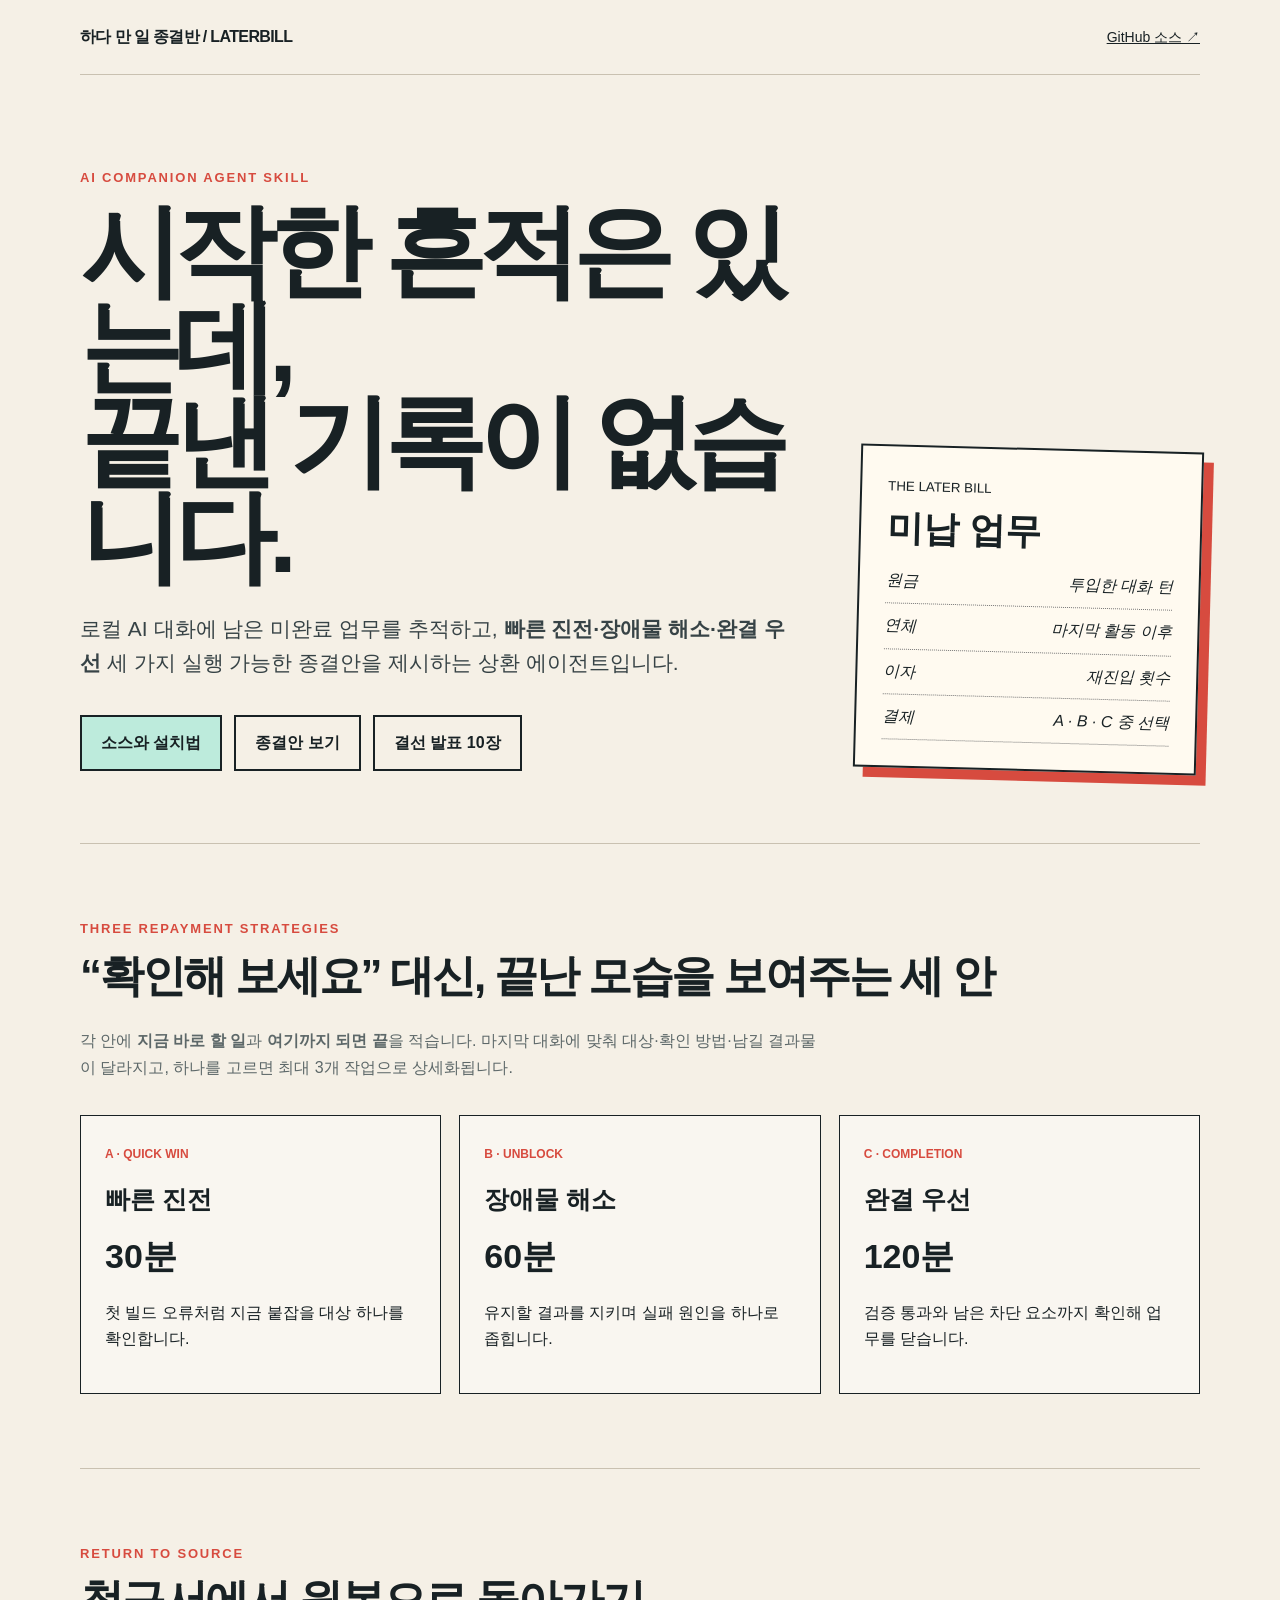
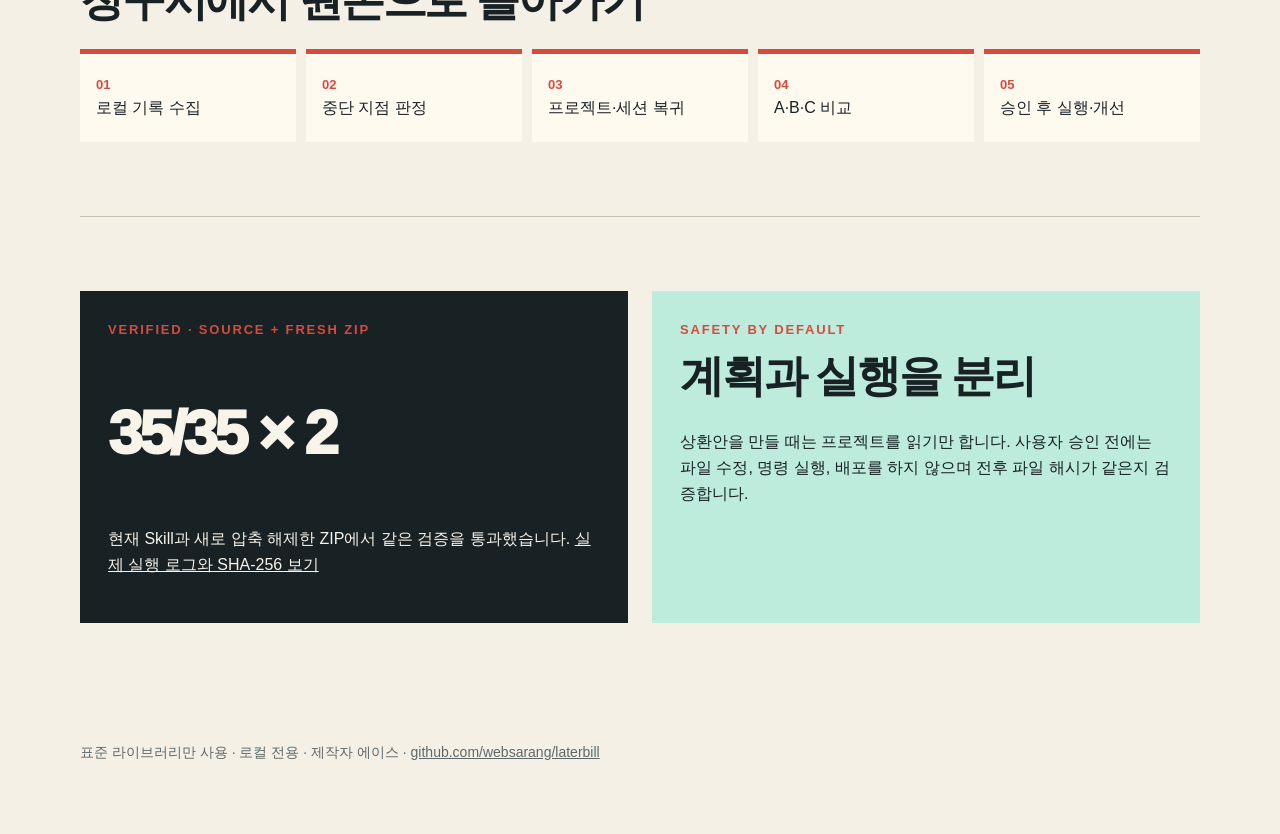
<file: docs/index.html>
<!doctype html>
<html lang="ko">
<head>
  <meta charset="utf-8">
  <meta name="viewport" content="width=device-width,initial-scale=1">
  <meta name="description" content="로컬 AI 대화에 남은 미완료 업무를 추적하고, 세 가지 실행 가능한 종결안을 제시하는 상환 에이전트">
  <title>하다 만 일 종결반 · Laterbill</title>
  <style>
    :root{--ink:#182124;--paper:#f5f0e6;--red:#d74b3f;--mint:#bdebdc;--line:#c9c1b1;--muted:#5d6869}
    *{box-sizing:border-box}body{margin:0;background:var(--paper);color:var(--ink);font-family:"Pretendard","Noto Sans KR","Malgun Gothic",sans-serif;line-height:1.65}
    a{color:inherit}.wrap{width:min(1120px,calc(100% - 40px));margin:auto}.nav{display:flex;justify-content:space-between;align-items:center;padding:24px 0;border-bottom:1px solid var(--line)}
    .brand{font-weight:900;letter-spacing:-.04em}.nav a{font-size:14px}.hero{padding:92px 0 72px;display:grid;grid-template-columns:1.35fr .65fr;gap:64px;align-items:end}
    .eyebrow{font-size:13px;font-weight:800;letter-spacing:.14em;text-transform:uppercase;color:var(--red)}h1{font-size:clamp(52px,8vw,104px);line-height:.93;letter-spacing:-.075em;margin:14px 0 28px}
    .lead{font-size:21px;max-width:720px;color:#374346}.receipt{border:2px solid var(--ink);padding:26px;background:#fffaf0;box-shadow:10px 10px 0 var(--red);transform:rotate(1.5deg)}
    .receipt b{font-size:36px;display:block}.receipt span{display:flex;justify-content:space-between;border-bottom:1px dotted #777;padding:9px 0}.cta{display:flex;gap:12px;margin-top:34px;flex-wrap:wrap}.btn{padding:13px 19px;border:2px solid var(--ink);text-decoration:none;font-weight:800;background:var(--mint)}.btn.alt{background:transparent}
    section{padding:74px 0;border-top:1px solid var(--line)}h2{font-size:44px;letter-spacing:-.05em;margin:0 0 12px}.sub{color:var(--muted);max-width:740px;margin-bottom:34px}.grid3{display:grid;grid-template-columns:repeat(3,1fr);gap:18px}.card{border:1.5px solid var(--ink);padding:24px;background:rgba(255,255,255,.38)}.card .tag{font-size:12px;font-weight:900;color:var(--red)}.card h3{font-size:25px;margin:12px 0 8px}.card strong{font-size:34px}
    .flow{display:grid;grid-template-columns:repeat(5,1fr);gap:10px}.step{padding:20px 16px;border-top:5px solid var(--red);background:#fffaf0}.step b{display:block;font-size:13px;color:var(--red)}
    .proof{display:grid;grid-template-columns:1fr 1fr;gap:24px}.panel{padding:28px;background:var(--ink);color:#f8f4ea}.panel.light{background:var(--mint);color:var(--ink)}pre{white-space:pre-wrap;margin:0;font:14px/1.7 Consolas,monospace}.metric{font-size:62px;line-height:1;font-weight:950;letter-spacing:-.06em}
    footer{padding:44px 0 70px;color:var(--muted);font-size:14px}@media(max-width:800px){.hero,.proof{grid-template-columns:1fr}.grid3,.flow{grid-template-columns:1fr}.hero{padding-top:56px}h1{font-size:58px}}
  </style>
</head>
<body>
  <div class="wrap">
    <nav class="nav"><div class="brand">하다 만 일 종결반 / LATERBILL</div><a href="https://github.com/websarang/laterbill">GitHub 소스 ↗</a></nav>
    <header class="hero">
      <div><div class="eyebrow">AI Companion Agent Skill</div><h1>시작한 흔적은 있는데,<br>끝낸 기록이 없습니다.</h1><p class="lead">로컬 AI 대화에 남은 미완료 업무를 추적하고, <b>빠른 진전·장애물 해소·완결 우선</b> 세 가지 실행 가능한 종결안을 제시하는 상환 에이전트입니다.</p><div class="cta"><a class="btn" href="https://github.com/websarang/laterbill">소스와 설치법</a><a class="btn alt" href="evidence.html?slide=3">종결안 보기</a><a class="btn alt" href="presentation/">결선 발표 10장</a></div></div>
      <aside class="receipt"><small>THE LATER BILL</small><b>미납 업무</b><span><i>원금</i><em>투입한 대화 턴</em></span><span><i>연체</i><em>마지막 활동 이후</em></span><span><i>이자</i><em>재진입 횟수</em></span><span><i>결제</i><em>A · B · C 중 선택</em></span></aside>
    </header>
    <section><div class="eyebrow">Three repayment strategies</div><h2>“확인해 보세요” 대신, 끝난 모습을 보여주는 세 안</h2><p class="sub">각 안에 <b>지금 바로 할 일</b>과 <b>여기까지 되면 끝</b>을 적습니다. 마지막 대화에 맞춰 대상·확인 방법·남길 결과물이 달라지고, 하나를 고르면 최대 3개 작업으로 상세화됩니다.</p><div class="grid3"><article class="card"><span class="tag">A · QUICK WIN</span><h3>빠른 진전</h3><strong>30분</strong><p>첫 빌드 오류처럼 지금 붙잡을 대상 하나를 확인합니다.</p></article><article class="card"><span class="tag">B · UNBLOCK</span><h3>장애물 해소</h3><strong>60분</strong><p>유지할 결과를 지키며 실패 원인을 하나로 좁힙니다.</p></article><article class="card"><span class="tag">C · COMPLETION</span><h3>완결 우선</h3><strong>120분</strong><p>검증 통과와 남은 차단 요소까지 확인해 업무를 닫습니다.</p></article></div></section>
    <section><div class="eyebrow">Return to source</div><h2>청구서에서 원본으로 돌아가기</h2><div class="flow"><div class="step"><b>01</b>로컬 기록 수집</div><div class="step"><b>02</b>중단 지점 판정</div><div class="step"><b>03</b>프로젝트·세션 복귀</div><div class="step"><b>04</b>A·B·C 비교</div><div class="step"><b>05</b>승인 후 실행·개선</div></div></section>
    <section><div class="proof"><div class="panel"><div class="eyebrow">VERIFIED · SOURCE + FRESH ZIP</div><p class="metric">35/35 × 2</p><p>현재 Skill과 새로 압축 해제한 ZIP에서 같은 검증을 통과했습니다. <a href="assets/proof/release-verification.txt">실제 실행 로그와 SHA-256 보기</a></p></div><div class="panel light"><div class="eyebrow">SAFETY BY DEFAULT</div><h2>계획과 실행을 분리</h2><p>상환안을 만들 때는 프로젝트를 읽기만 합니다. 사용자 승인 전에는 파일 수정, 명령 실행, 배포를 하지 않으며 전후 파일 해시가 같은지 검증합니다.</p></div></div></section>
    <footer>표준 라이브러리만 사용 · 로컬 전용 · 제작자 에이스 · <a href="https://github.com/websarang/laterbill">github.com/websarang/laterbill</a></footer>
  </div>
</body>
</html>
</file>
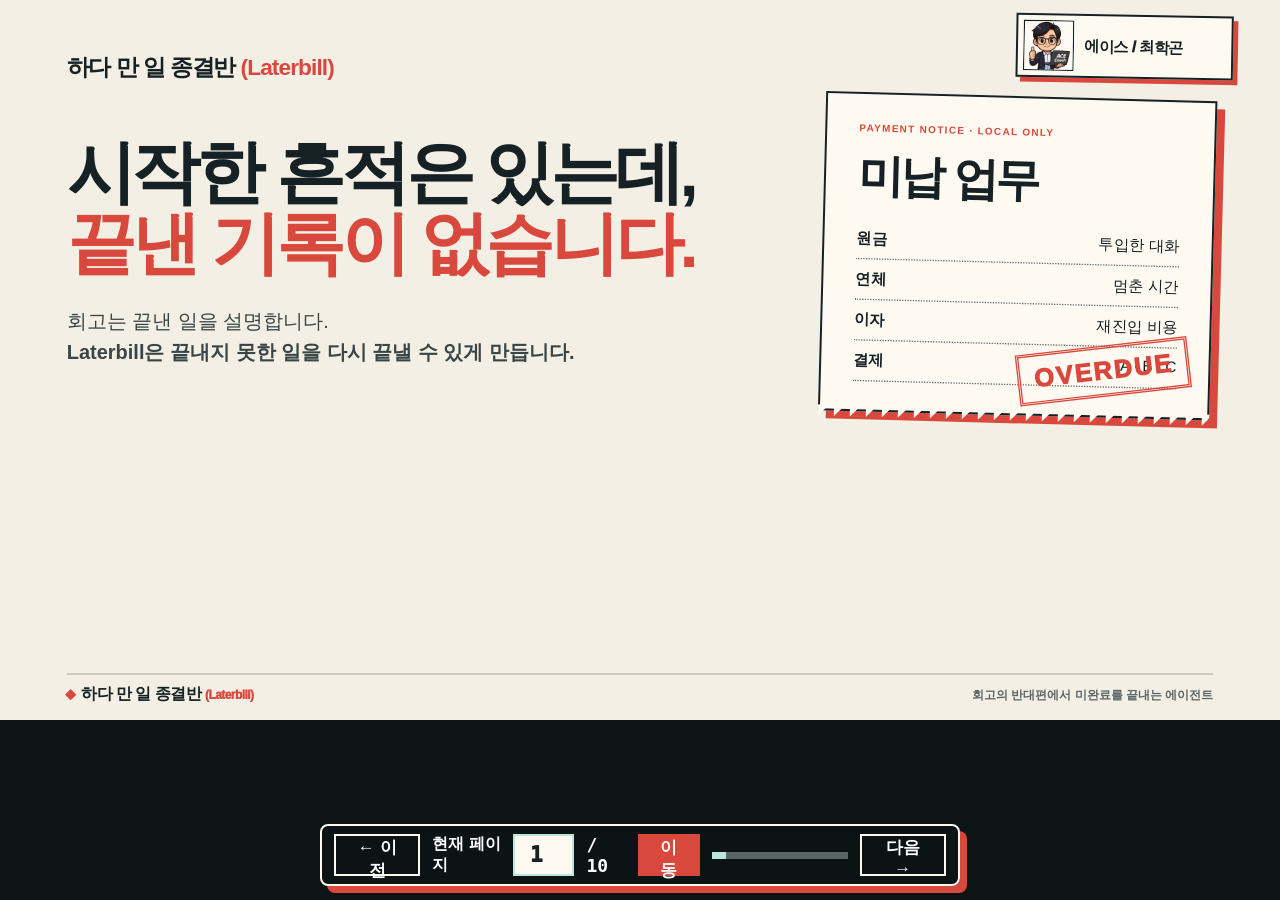
<file: docs/presentation/index.html>
<!doctype html>
<html lang="ko" class="no-js">
<head>
  <meta charset="utf-8">
  <meta name="viewport" content="width=device-width,initial-scale=1">
  <meta name="description" content="하다 만 일 종결반 Laterbill 결선 발표자료">
  <title>하다 만 일 종결반 · Finalist Presentation</title>
  <script>document.documentElement.className='js'</script>
  <link rel="stylesheet" href="presentation.css">
</head>
<body>
  <main class="deck" aria-live="polite">
    <aside class="ace-badge" aria-label="제작자 에이스 최학곤">
      <img class="ace-full" src="../assets/presentation/ace-coach.png" alt="노트북을 든 에이스 코치 캐릭터 전체 이미지">
      <span class="ace-name">에이스 / 최학곤</span>
    </aside>
    <section class="slide hero-slide" data-slide="1" aria-label="1장 끝낸 기록이 없습니다">
      <div class="kicker product-lockup">하다 만 일 종결반 <b>(Laterbill)</b></div>
      <div class="hero-grid">
        <div>
          <h1>시작한 흔적은 있는데,<br><em>끝낸 기록이 없습니다.</em></h1>
          <p class="lead">회고는 끝낸 일을 설명합니다.<br><b>Laterbill은 끝내지 못한 일을 다시 끝낼 수 있게 만듭니다.</b></p>
        </div>
        <div class="receipt torn">
          <span class="micro">PAYMENT NOTICE · LOCAL ONLY</span>
          <strong>미납 업무</strong>
          <dl><div><dt>원금</dt><dd>투입한 대화</dd></div><div><dt>연체</dt><dd>멈춘 시간</dd></div><div><dt>이자</dt><dd>재진입 비용</dd></div><div><dt>결제</dt><dd>A · B · C</dd></div></dl>
          <div class="stamp overdue">OVERDUE</div>
        </div>
      </div>
      <div class="footer"><span class="brand-name">하다 만 일 종결반 <small>(Laterbill)</small></span><span>회고의 반대편에서 미완료를 끝내는 에이전트</span></div>
    </section>

    <section class="slide" data-slide="2" aria-label="2장 AI와 시작한 일은 어디로 갔을까">
      <div class="kicker">02 · THE CONTEXT TAX</div>
      <h1>AI와 시작한 일은,<br><em>대화창을 닫는 순간 사라집니다.</em></h1>
      <div class="lost-grid">
        <div class="tabs" aria-hidden="true">
          <div class="tab faded"><b>todo-app</b><span>17일 전 · 세션 만료</span></div>
          <div class="tab faded"><b>portfolio-site</b><span>9일 전 · 빌드 실패</span></div>
          <div class="tab faded"><b>blog-migration</b><span>9일 전 · 게시 직전</span></div>
          <div class="tab current"><b>새 대화</b><span>오늘 · 빈 컨텍스트</span></div>
        </div>
        <div class="question-card">
          <span class="micro">RE-ENTRY COST</span>
          <blockquote>“어디까지<br>했더라?”</blockquote>
          <p>프로젝트를 다시 찾고,<br>대화를 다시 읽고,<br>결정을 다시 만듭니다.</p>
        </div>
      </div>
      <div class="footer"><span class="brand-name">하다 만 일 종결반 <small>(Laterbill)</small></span><span>문제 · 프로젝트를 다시 찾고 결정을 다시 만드는 재진입 비용</span></div>
    </section>

    <section class="slide" data-slide="3" aria-label="3장 대화는 이미 TODO였다">
      <div class="kicker">03 · CONVERSATION AS LEDGER</div>
      <h1>TODO를 쓰지 않아도,<br><em>대화는 이미 장부였습니다.</em></h1>
      <div class="pipeline">
        <article><span>01 · HARVEST</span><b>로컬 기록</b><p>Claude Code<br>Codex JSONL</p></article>
        <i>→</i>
        <article><span>02 · DETECT</span><b>중단 지점</b><p>마지막 말<br>정지 신호</p></article>
        <i>→</i>
        <article class="accent"><span>03 · BILL</span><b>미완료 사건</b><p>프로젝트<br>근거 있는 다음 행동</p></article>
      </div>
      <div class="accounting">
        <div><b>원금</b><span>투입한 대화 턴</span></div><div><b>연체</b><span>마지막 활동 이후</span></div><div><b>이자</b><span>다시 열고 떠난 횟수</span></div><div><b>탕감</b><span>되살리지 않을 결정</span></div>
      </div>
      <div class="footer"><span class="brand-name">하다 만 일 종결반 <small>(Laterbill)</small></span><span>로컬 기록 → 중단 지점 → 근거 있는 종결안</span></div>
    </section>

    <section class="slide" data-slide="4" aria-label="4장 실제 Skill 실행">
      <div class="kicker">04 · HOW TO USE · ACTUAL RUN</div>
      <h1 class="compact">글로 먼저 보여주고,<br><em>HTML 청구서로 열어줍니다.</em></h1>
      <div class="actual-layout">
        <div class="actual-window">
          <div class="window-bar"><span></span><span></span><span></span><b>actual-demo.html</b></div>
          <iframe src="actual-demo.html" title="합성 fixture로 생성한 실제 Laterbill HTML"></iframe>
        </div>
        <aside class="run-proof usage-proof">
          <div class="stamp actual">HOW TO USE</div>
          <p class="fixture-label">ACTUAL RUN · SYNTHETIC FIXTURE</p>
          <ol class="usage-steps">
            <li><span>01</span><div><b>스킬 호출</b><code>/laterbill</code></div></li>
            <li><span>02</span><div><b>텍스트 청구서 표시</b><strong>채팅에서 먼저 확인</strong></div></li>
            <li><span>03</span><div><b>HTML 청구서 열기</b><code>동일 장부 · 브라우저</code></div></li>
            <li><span>04</span><div><b>선택·계획·승인</b><code>2번 → C안 → 승인</code></div></li>
          </ol>
          <div class="usage-result"><b>실제 합성 실행</b><span>914턴 → 미납 6건</span></div>
          <p class="usage-modes"><b>수동</b> /laterbill 수동 → 청구서 발행 · <b>탕감</b> 실행 0</p>
        </aside>
      </div>
      <div class="footer"><span class="brand-name">하다 만 일 종결반 <small>(Laterbill)</small></span><span>호출 → 텍스트 표시 → HTML 청구서 → 승인 후 실행</span></div>
    </section>

    <section class="slide" data-slide="5" aria-label="5장 멈춘 자리로 복귀">
      <div class="kicker">05 · RETURN TO SOURCE</div>
      <h1>프로젝트 이름이 아니라,<br><em>멈춘 순간으로 복귀합니다.</em></h1>
      <div class="source-grid">
        <article class="project-ticket">
          <span class="micro">ACTUAL RUN · ITEM 02</span>
          <h2>portfolio-site</h2>
          <div class="amount"><b>216</b><span>턴의 원금</span></div>
          <dl><div><dt>마지막 활동</dt><dd>9일 전</dd></div><div><dt>재진입</dt><dd>4회</dd></div><div><dt>중단</dt><dd>배포 직전</dd></div></dl>
        </article>
        <article class="last-words">
          <span class="micro">LAST WORDS · 2026-08-06</span>
          <blockquote>“배포 직전인데 빌드가 자꾸 실패해.<br><strong>어디부터 봐야 할까?</strong>”</blockquote>
          <div class="source-ref"><span>runtime</span><b>demo</b><span>session</span><b>demo-portfolio</b><span>project</span><b>C:\demo\portfolio-site</b></div>
          <p class="warning">project_exists=false → 실행 명령을 꾸미지 않고 위치 복구부터</p>
        </article>
      </div>
      <div class="footer"><span class="brand-name">하다 만 일 종결반 <small>(Laterbill)</small></span><span>합성 실행 사례 · 프로젝트 → 마지막 대화 → 바로 시작할 행동</span></div>
    </section>

    <section class="slide" data-slide="6" aria-label="6장 세 가지 종결안">
      <div class="kicker">06 · THREE GROUNDED OPTIONS</div>
      <h1 class="compact">“확인해 보세요” 대신,<br><em>지금 할 일과 끝난 모습을.</em></h1>
      <div class="option-grid">
        <article><span class="tag">A · QUICK WIN</span><h2>첫 빌드 오류 잡기</h2><b class="minutes">30분</b><p>현재 빌드를 한 번 실행해 첫 오류와 관련 파일을 기록.</p><small><b>끝:</b> 바로 수정할 대상 1곳 확인</small></article>
        <article><span class="tag">B · UNBLOCK</span><h2>정상 결과 지키기</h2><b class="minutes">60분</b><p>유지할 결과를 고정하고 실패를 만든 변경 범위를 좁힘.</p><small><b>끝:</b> 재현 명령 + 원인 후보 1개</small></article>
        <article class="recommended"><span class="tag">C · COMPLETION · ★ 추천</span><h2>배포 직전까지 닫기</h2><b class="minutes">120분</b><p>빌드 오류 해결 후 검증과 배포 전 확인을 순서대로 실행.</p><small><b>끝:</b> 빌드 통과 + 차단 요소 정리</small></article>
      </div>
      <div class="evidence-strip"><b>추천 근거</b><span>“배포·게시 직전 정지” + 재진입 간격 4.7일 → 12.2일</span></div>
      <div class="footer"><span class="brand-name">하다 만 일 종결반 <small>(Laterbill)</small></span><span>지금 바로 할 일 · 여기까지 되면 끝 · 시간 · 장단점</span></div>
    </section>

    <section class="slide" data-slide="7" aria-label="7장 선택안 상세계획">
      <div class="kicker">07 · SELECTED PLAN</div>
      <h1>선택한 안만,<br><em>끝난 모습이 보이는 세 작업으로.</em></h1>
      <div class="task-flow">
        <article><span>01</span><b>첫 오류 붙잡기</b><p>현재 빌드를 한 번 실행해 첫 실패 위치 확인</p><em>끝: 수정할 파일 1곳 특정</em></article>
        <i>→</i>
        <article><span>02</span><b>원인 하나 제거</b><p>정상 결과는 지키며 실패 변경만 수정</p><em>끝: 같은 명령에서 오류 사라짐</em></article>
        <i>→</i>
        <article><span>03</span><b>배포 전 문 닫기</b><p>빌드·핵심 화면·남은 차단 요소 확인</p><em>끝: 통과 또는 후속 장부 분리</em></article>
      </div>
      <div class="approval"><span class="lock">READ ONLY</span><p>사용자 승인 전에는 파일 수정 · 명령 실행 · 배포를 하지 않음</p><span class="mode">상환 3 · 분납 1 · 탕감 0</span></div>
      <div class="footer"><span class="brand-name">하다 만 일 종결반 <small>(Laterbill)</small></span><span>합성 실행 사례 · 선택 전에는 읽기만 · 승인 후에만 실행</span></div>
    </section>

    <section class="slide" data-slide="8" aria-label="8장 자가개선">
      <div class="kicker">08 · SELF-IMPROVEMENT LOOP</div>
      <h1>사람을 고치지 않고,<br><em>다음 중단을 막습니다.</em></h1>
      <div class="improvement-loop">
        <article><span>OBSERVE</span><b>재진입 간격이<br>점점 벌어짐</b></article><i>→</i>
        <article><span>GUARDRAIL</span><b>계속·분납·탕감 중<br>하나를 결정</b></article><i>→</i>
        <article><span>CHECK</span><b>첫 작업 직후와<br>세션 종료 전</b></article><i>→</i>
        <article class="done"><span>SIGNAL</span><b>검증 결과 또는<br>차단 요소 기록</b></article>
      </div>
      <div class="not-personality"><s>게을러서 · 두려워서 · 회피해서</s><strong>관측된 중단 위치와 검증 결과만 사용</strong></div>
      <div class="footer"><span class="brand-name">하다 만 일 종결반 <small>(Laterbill)</small></span><span>합성 실행 사례 · 관측 → 가드레일 → 점검 → 검증 신호</span></div>
    </section>

    <section class="slide" data-slide="9" aria-label="9장 안전 동작">
      <div class="kicker">09 · SAFETY IS A BEHAVIOR</div>
      <h1>근거가 없으면 청구하지 않고,<br><em>민감하면 먼저 숨깁니다.</em></h1>
      <div class="safety-grid">
        <article><span>NO EVIDENCE</span><b>발행 거부</b><code>verdict: insufficient_data</code><p>대화가 부족하면 없는 빚과 날짜를 만들지 않음.</p></article>
        <article class="mint"><span>SENSITIVE</span><b>승인 전 비공개</b><code>raw marker ∉ MD/HTML</code><p>항목별 승인 전에는 원문과 상환안 자체를 숨김.</p></article>
        <article><span>PUBLIC SHARE</span><b>원본 좌표 제거</b><code>source_refs: []</code><p>경로·세션 ID·재개 명령을 공개 결과에서 제거.</p></article>
      </div>
      <div class="hash-proof"><span>READ-ONLY PROBE</span><b>README.md SHA-256 · before == after</b><strong>TRUE</strong></div>
      <div class="footer"><span class="brand-name">하다 만 일 종결반 <small>(Laterbill)</small></span><span>안전은 주의 문구가 아니라 실제 동작</span></div>
    </section>

    <section class="slide finale" data-slide="10" aria-label="10장 검증과 데모">
      <div class="kicker">10 · REPRODUCIBLE PROOF</div>
      <div class="final-grid">
        <div><h1>대화를 정리하는 AI가 아니라,<br><em>일을 종결하는 AI.</em></h1><p class="demo-cta">말이 아니라 35개 검증을 두 번 통과했습니다.<br><strong>지금, 하다 만 일 하나를 끝내겠습니다.</strong></p></div>
        <div class="score-ticket">
          <span class="micro">SOURCE + FRESH ZIP</span>
          <strong>35/35 × 2</strong>
          <dl><div><dt>테스트 실행</dt><dd>70</dd></div><div><dt>개인 기록</dt><dd>0</dd></div><div><dt>네트워크 호출</dt><dd>0</dd></div></dl>
          <div class="stamp repaid">REPAID</div>
        </div>
      </div>
      <nav class="final-links" aria-label="발표 링크"><a href="actual-demo.html">데모 열기 ↗</a><a href="https://github.com/websarang/laterbill">GitHub ↗</a><a href="../assets/proof/release-verification.txt">검증 로그 ↗</a></nav>
      <div class="footer"><span class="brand-name">하다 만 일 종결반 <small>(Laterbill)</small></span><span>근거에서 종결까지 · 제작자 에이스(최학곤)</span></div>
    </section>
  </main>

  <form class="chrome" data-nav-form aria-label="발표 페이지 이동">
    <button type="button" data-action="prev" aria-label="이전 장">← <span>이전</span></button>
    <label><span>현재 페이지</span><input type="number" min="1" max="10" step="1" value="1" inputmode="numeric" data-page-input aria-label="이동할 페이지"></label>
    <strong>/ <span data-total>10</span></strong>
    <button type="submit" class="go">이동</button>
    <div class="progress" aria-hidden="true"><i data-progress></i></div>
    <button type="button" data-action="next" aria-label="다음 장"><span>다음</span> →</button>
  </form>
  <script src="presentation.js"></script>
</body>
</html>
</file>
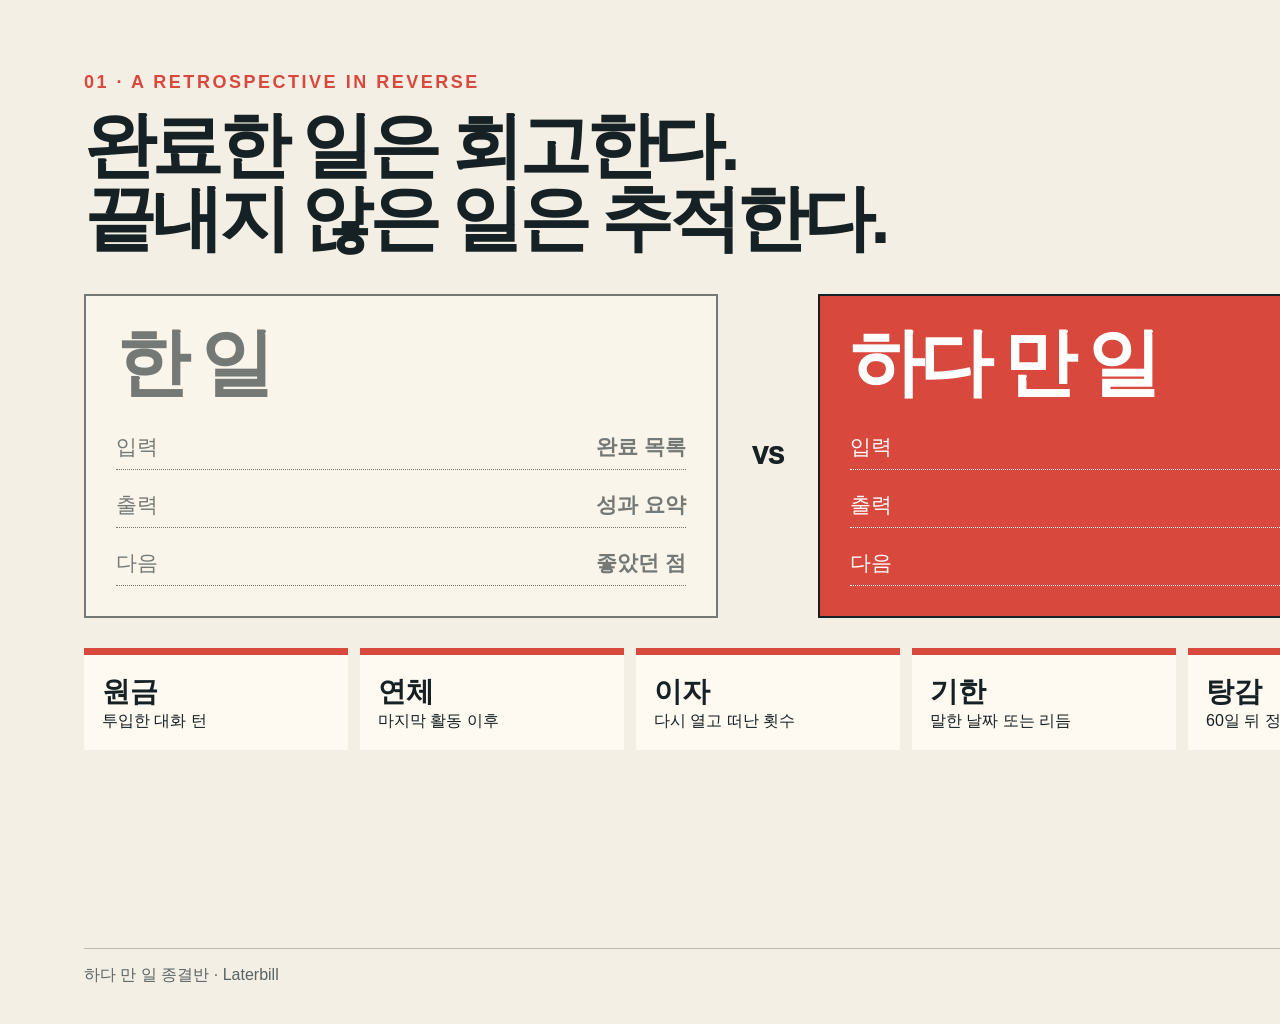
<file: docs/evidence.html>
﻿<!doctype html>
<html lang="ko">
<head>
  <meta charset="utf-8">
  <meta name="viewport" content="width=1536,initial-scale=1">
  <title>Laterbill Submission Evidence</title>
  <style>
    :root{--ink:#152124;--paper:#f4efe4;--red:#d9483d;--mint:#b9e8da;--blue:#90c7dc;--line:#bfb7a8}
    *{box-sizing:border-box}html,body{margin:0;width:1536px;height:1024px;overflow:hidden;background:var(--paper);color:var(--ink);font-family:"Pretendard","Noto Sans KR","Malgun Gothic",sans-serif}.slide{display:none;width:1536px;height:1024px;padding:72px 84px;position:relative}.slide.active{display:block}.kicker{font-size:18px;font-weight:900;letter-spacing:.14em;color:var(--red)}h1{font-size:72px;line-height:1.02;letter-spacing:-.065em;margin:16px 0 38px;max-width:1220px}h2{font-size:32px;letter-spacing:-.04em;margin:0 0 12px}p{font-size:22px;line-height:1.55;margin:0}.foot{position:absolute;bottom:38px;left:84px;right:84px;display:flex;justify-content:space-between;border-top:1px solid var(--line);padding-top:16px;font-size:16px;color:#596466}.grid2{display:grid;grid-template-columns:1fr 1fr;gap:28px}.box{border:2px solid var(--ink);padding:30px;background:#fffaf1}.box.dark{background:var(--ink);color:white}.box.mint{background:var(--mint)}.box.red{background:var(--red);color:white}.big{font-size:74px;line-height:1;font-weight:950;letter-spacing:-.07em}.rows{display:grid;gap:13px;margin-top:25px}.row{display:flex;justify-content:space-between;border-bottom:1px dotted currentColor;padding:8px 0;font-size:21px}.bad{opacity:.57}.versus{display:grid;grid-template-columns:1fr 100px 1fr;align-items:stretch}.vs{display:grid;place-items:center;font-size:24px;font-weight:950}.model{display:grid;grid-template-columns:repeat(5,1fr);gap:12px;margin-top:30px}.model div{border-top:7px solid var(--red);padding:18px;background:#fffaf1}.model b{font-size:28px;display:block}.flow{display:grid;grid-template-columns:repeat(5,1fr);gap:16px;align-items:stretch}.step{border:2px solid var(--ink);padding:22px;background:#fffaf1;position:relative}.step:not(:last-child):after{content:'→';position:absolute;right:-25px;top:43%;font-size:28px;font-weight:900;z-index:2}.step em{font-style:normal;font-size:13px;font-weight:900;color:var(--red)}.step b{display:block;font-size:25px;margin:13px 0}.source{margin-top:35px;background:var(--ink);color:white;padding:24px 30px;font:20px/1.7 Consolas,monospace}.cards{display:grid;grid-template-columns:repeat(3,1fr);gap:20px}.card{border:2px solid var(--ink);padding:25px;background:#fffaf1;min-height:330px}.card.rec{box-shadow:10px 10px 0 var(--red)}.tag{font-size:14px;font-weight:950;color:var(--red)}.card h2{font-size:36px;margin-top:12px}.card .time{font-size:54px;font-weight:950}.small{font-size:18px}.loop{margin-top:28px;border:2px solid var(--ink);display:grid;grid-template-columns:repeat(4,1fr);background:var(--mint)}.loop div{padding:18px 20px;border-right:1px solid var(--ink)}.loop div:last-child{border:0}.loop b{display:block;font-size:15px;color:#875029}.safety{display:grid;grid-template-columns:1fr 1fr 1fr;gap:18px}.guard{padding:28px;border:2px solid var(--ink);background:#fffaf1;min-height:260px}.guard b{font-size:28px;display:block;margin:10px 0}.guard code{font-size:18px}.matrix{display:grid;grid-template-columns:1fr 1fr;gap:24px}.terminal{background:#101719;color:#dff8eb;padding:28px;font:19px/1.62 Consolas,monospace}.terminal .pass{color:#7ee2a8}.stats{display:grid;grid-template-columns:1fr 1fr;gap:12px}.stat{padding:24px;background:#fffaf1;border:2px solid var(--ink)}.stat b{display:block;font-size:42px}.lane{margin-top:18px;padding:18px;background:var(--blue);font-size:19px}.note{font-size:16px;color:#5b6668}.pill{display:inline-block;padding:7px 12px;border-radius:999px;background:var(--mint);font-weight:800;margin:5px 4px 0 0}
    .source.proof{margin-top:22px;font-size:18px;padding:18px 26px}.pass{color:#7ee2a8}.terminal .cmd{color:#90c7dc}.terminal .result{display:block;font-size:40px;margin:6px 0}.terminal .small-result{font-size:32px}
  </style>
</head>
<body>
  <section class="slide" data-slide="1"><div class="kicker">01 · A RETROSPECTIVE IN REVERSE</div><h1>완료한 일은 회고한다.<br>끝내지 않은 일은 추적한다.</h1><div class="versus"><div class="box bad"><div class="big">한 일</div><div class="rows"><div class="row"><span>입력</span><b>완료 목록</b></div><div class="row"><span>출력</span><b>성과 요약</b></div><div class="row"><span>다음</span><b>좋았던 점</b></div></div></div><div class="vs">VS</div><div class="box red"><div class="big">하다 만 일</div><div class="rows"><div class="row"><span>입력</span><b>로컬 AI 대화</b></div><div class="row"><span>출력</span><b>미완료 사건</b></div><div class="row"><span>다음</span><b>종결안 3개</b></div></div></div></div><div class="model"><div><b>원금</b>투입한 대화 턴</div><div><b>연체</b>마지막 활동 이후</div><div><b>이자</b>다시 열고 떠난 횟수</div><div><b>기한</b>말한 날짜 또는 리듬</div><div><b>탕감</b>60일 뒤 정식 종결</div></div><div class="foot"><span>하다 만 일 종결반 · Laterbill</span><span>기상천외함 · 유용함</span></div></section>

  <section class="slide" data-slide="2"><div class="kicker">02 · RETURN TO SOURCE</div><h1>이름만 보여주지 않고,<br>멈춘 자리로 돌아간다.</h1><div class="flow"><div class="step"><em>01 HARVEST</em><b>로컬 기록</b><p class="small">Claude Code<br>Codex JSONL</p></div><div class="step"><em>02 ADJUDICATE</em><b>중단 지점</b><p class="small">오탐 제거<br>중복 병합</p></div><div class="step"><em>03 REHYDRATE</em><b>원본 복귀</b><p class="small">프로젝트<br>마지막 세션</p></div><div class="step"><em>04 CHOOSE</em><b>상환안 3개</b><p class="small">빠른 진전<br>장애물 해소<br>완결 우선</p></div><div class="step"><em>05 CONFIRM</em><b>승인 후 실행</b><p class="small">repaid<br>partial<br>blocked</p></div></div><div class="source"><span class="pass">ACTUAL · SYNTHETIC FIXTURE</span><br>codex resume -C "C:\demo\sample-project" "demo-codex-001"<br>cd "/demo/sample-project" &amp;&amp; claude --resume "demo-claude-001"<br><span style="color:#7ee2a8">✓ render.resume_command()의 실제 출력 · 개인 기록 0건</span></div><div class="foot"><span>프로젝트 → 마지막 대화 → 상환안 → 상세계획</span><span>실행 증거: assets/proof/release-verification.txt</span></div></section>

  <section class="slide" data-slide="3"><div class="kicker">03 · THREE GROUNDED OPTIONS</div><h1>한 줄 조언이 아니라,<br>장단점이 다른 세 가지 상환안.</h1><div class="cards"><div class="card"><div class="tag">A · QUICK WIN</div><h2>30분 재진입</h2><div class="time">30분</div><p class="small">중단 지점을 재현하고 현재 상태와 다음 행동 하나를 확인.</p><p class="note">장점: 가장 빠른 진전<br>단점: 후속 상환이 필요할 수 있음</p></div><div class="card"><div class="tag">B · UNBLOCK</div><h2>장애물 해소</h2><div class="time">60분</div><p class="small">막힌 조건과 필요한 입력을 분리. 재작성 중이면 유지할 기존 결과부터 선택.</p><p class="note">장점: 같은 장애물 재발 감소<br>단점: 당장 결과물은 작을 수 있음</p></div><div class="card rec"><div class="tag">C · COMPLETION · ★ 추천</div><h2>완결 우선</h2><div class="time">120분</div><p class="small">배포 직전 중단 근거에 맞춰 테스트·빌드·완료 조건까지 닫기.</p><p class="note">완료: 검증 통과 또는 차단 요소 명시</p></div></div><div class="loop"><div><b>관찰</b>배포 직전에서 기록 중단</div><div><b>가드레일</b>완료 기준에 빌드·테스트 포함</div><div><b>점검</b>첫 작업 뒤·세션 종료 전</div><div><b>개선 판정</b>검증 결과와 장부 상태 기록</div></div><div class="foot"><span>자가개선은 성격이 아니라 작업 흐름을 바꾼다</span><span>완성도 · 재사용성</span></div></section>

  <section class="slide" data-slide="4"><div class="kicker">04 · SAFETY IS A BEHAVIOR</div><h1>민감함과 불확실함을<br>‘주의 문구’가 아니라 동작으로 막는다.</h1><div class="safety"><div class="guard"><div class="tag">NO EVIDENCE</div><b>발행 거부</b><code>verdict: insufficient_data</code><p class="small">대화가 부족하면 없는 빚과 날짜를 만들지 않습니다.</p></div><div class="guard" style="background:var(--mint)"><div class="tag">SENSITIVE · TEST PASS</div><b>승인 전 비공개</b><code>원문 marker not in MD/HTML</code><p class="small">자가검증 #27이 승인 전 원문 부재와 비공개 배너를 함께 검사합니다.</p></div><div class="guard"><div class="tag">PUBLIC SHARE · ACTUAL</div><b>원본 좌표 제거</b><code>source_refs: []</code><p class="small">실제 anonymize() 출력: project=&lt;anonymized&gt;, item_id=lb_public_a.</p></div></div><div class="source proof">READ-ONLY PROBE · README.md SHA-256<br>before == after &nbsp;<span class="pass">readonly_unchanged=true</span><br><span class="small">전체 해시는 공개 proof 로그에 기록</span></div><div class="foot"><span>경고 문구가 아니라 실제 함수 출력과 해시로 검증</span><span>신뢰성 · 개인정보 0건</span></div></section>

  <section class="slide" data-slide="5"><div class="kicker">05 · REPRODUCIBLE PROOF</div><h1>현재 소스와 제출 ZIP을<br>같은 테스트로 두 번 검증했다.</h1><div class="matrix"><div class="terminal"><span class="cmd">$ python laterbill/scripts/selftest.py</span><br><span class="pass">PASS</span> 최신 Codex envelope<br><span class="pass">PASS</span> A·B·C 전략 차별성<br><span class="pass">PASS</span> 자동·수동 발행 분리<br><span class="pass">PASS</span> 텍스트·HTML 동일 장부<br><span class="pass">PASS</span> 민감 원문 기본 숨김<br><b class="result">35/35 통과</b><span class="cmd">$ unzip laterbill-skill.zip → temp</span><br><span class="cmd">$ python temp/laterbill/scripts/selftest.py</span><br><b class="result small-result">35/35 통과</b></div><div><div class="stats"><div class="stat"><span>검증 대상</span><b>2</b><span>source + fresh unzip</span></div><div class="stat"><span>테스트 실행</span><b>70</b><span>35 × 2</span></div><div class="stat"><span>압축 파일</span><b>&lt;3MB</b><span>allowlist package</span></div><div class="stat"><span>개인 기록</span><b>0</b><span>합성 fixture만 공개</span></div></div><div class="lane"><b>검증 명령</b> python tools/verify-release.py<br><b>원본 로그</b> docs/assets/proof/release-verification.txt</div><span class="pill">실제 실행 로그</span><span class="pill">SHA-256</span><span class="pill">새 압축 해제본</span><span class="pill">재현 명령 공개</span></div></div><div class="foot"><span>주장을 만드는 코드와 주장을 검증하는 로그를 함께 제출</span><span>완성도 · 신뢰성</span></div></section>

  <script>const n=new URLSearchParams(location.search).get('slide')||'1';document.querySelector(`[data-slide="${n}"]`)?.classList.add('active');</script>
</body>
</html>
</file>
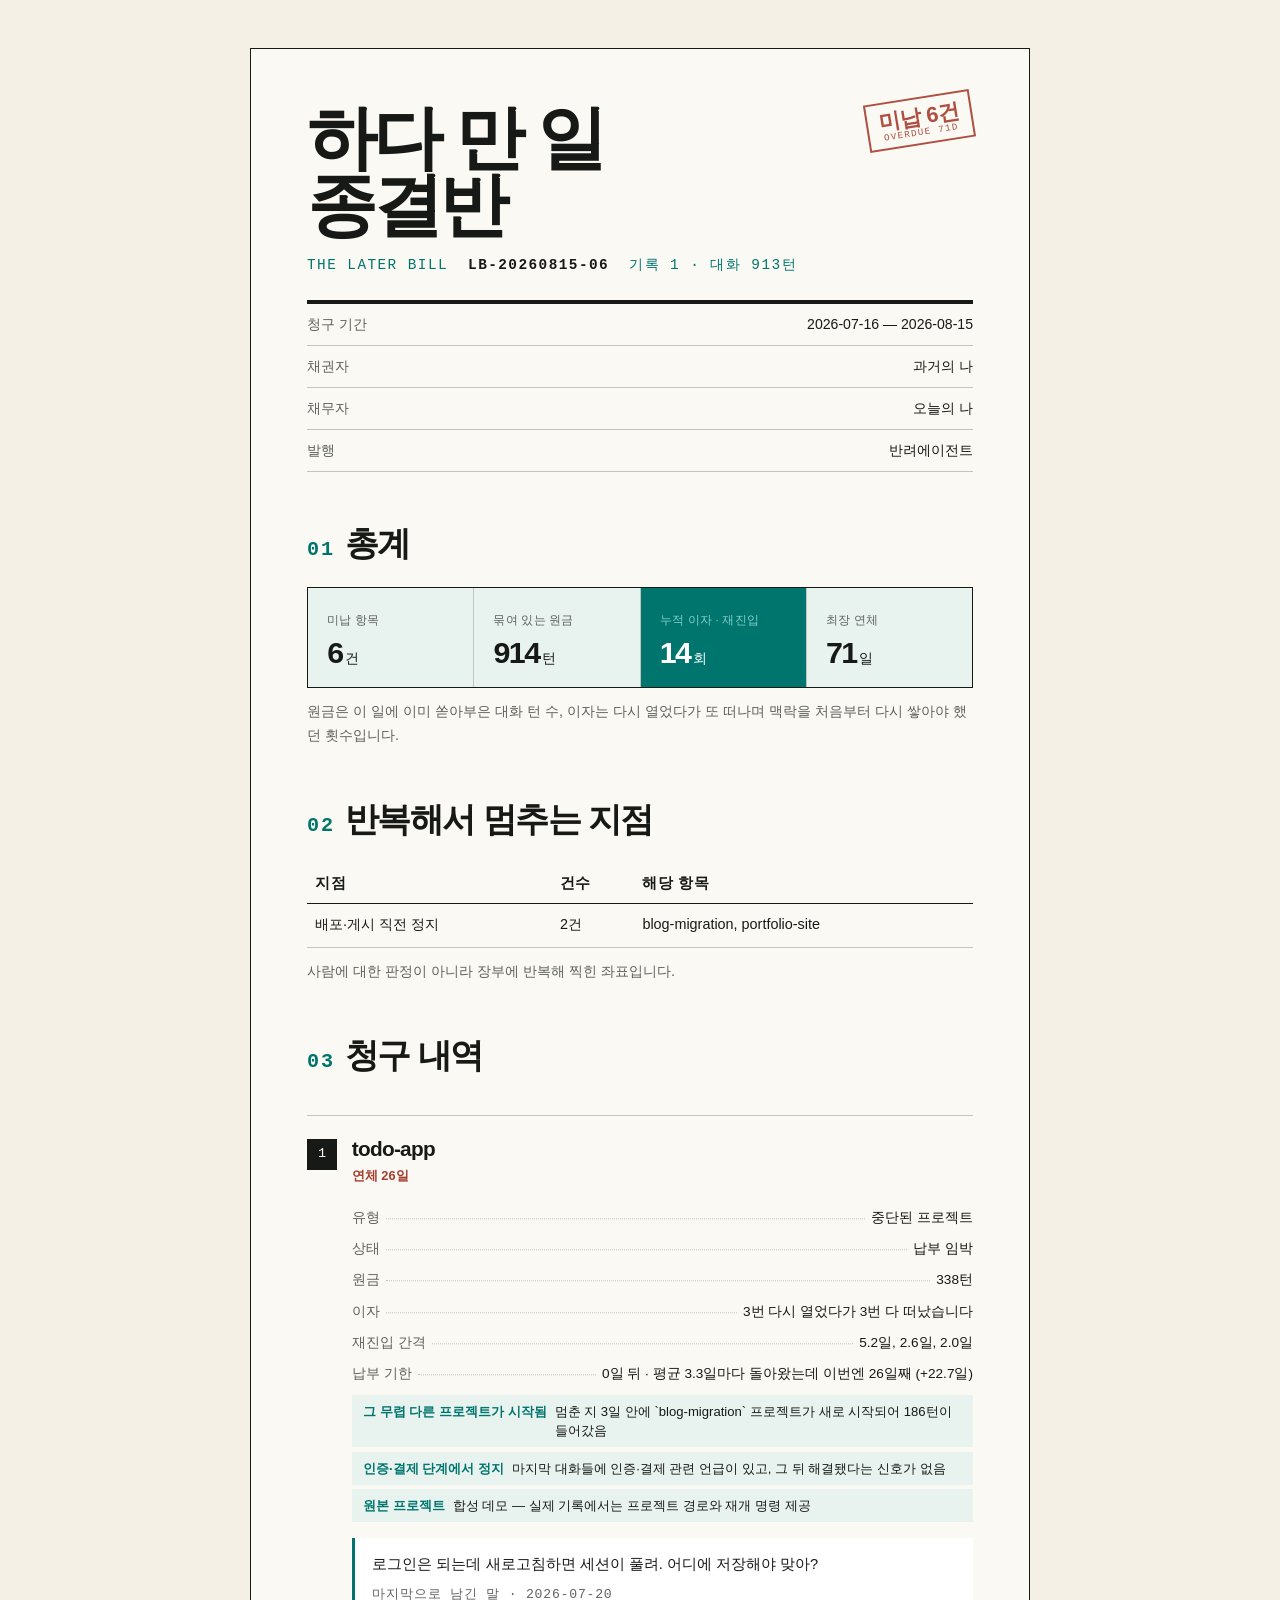
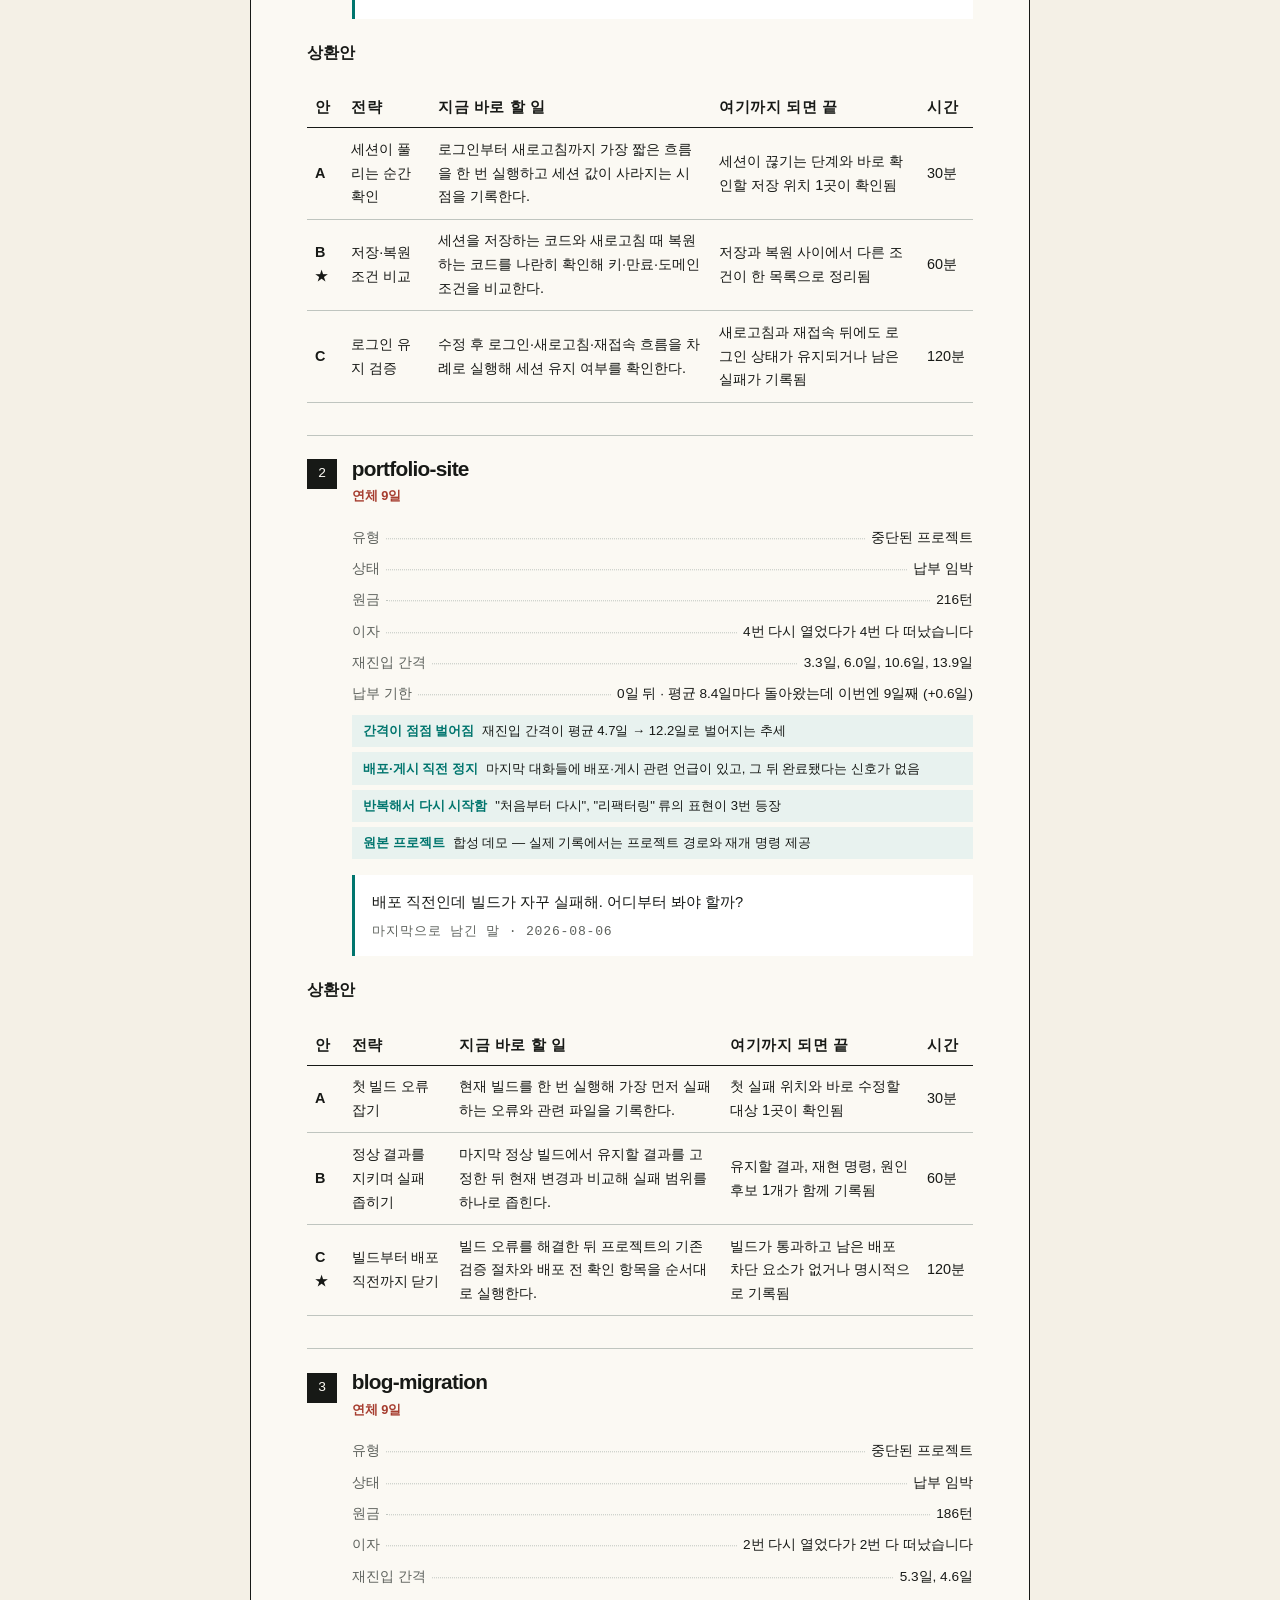
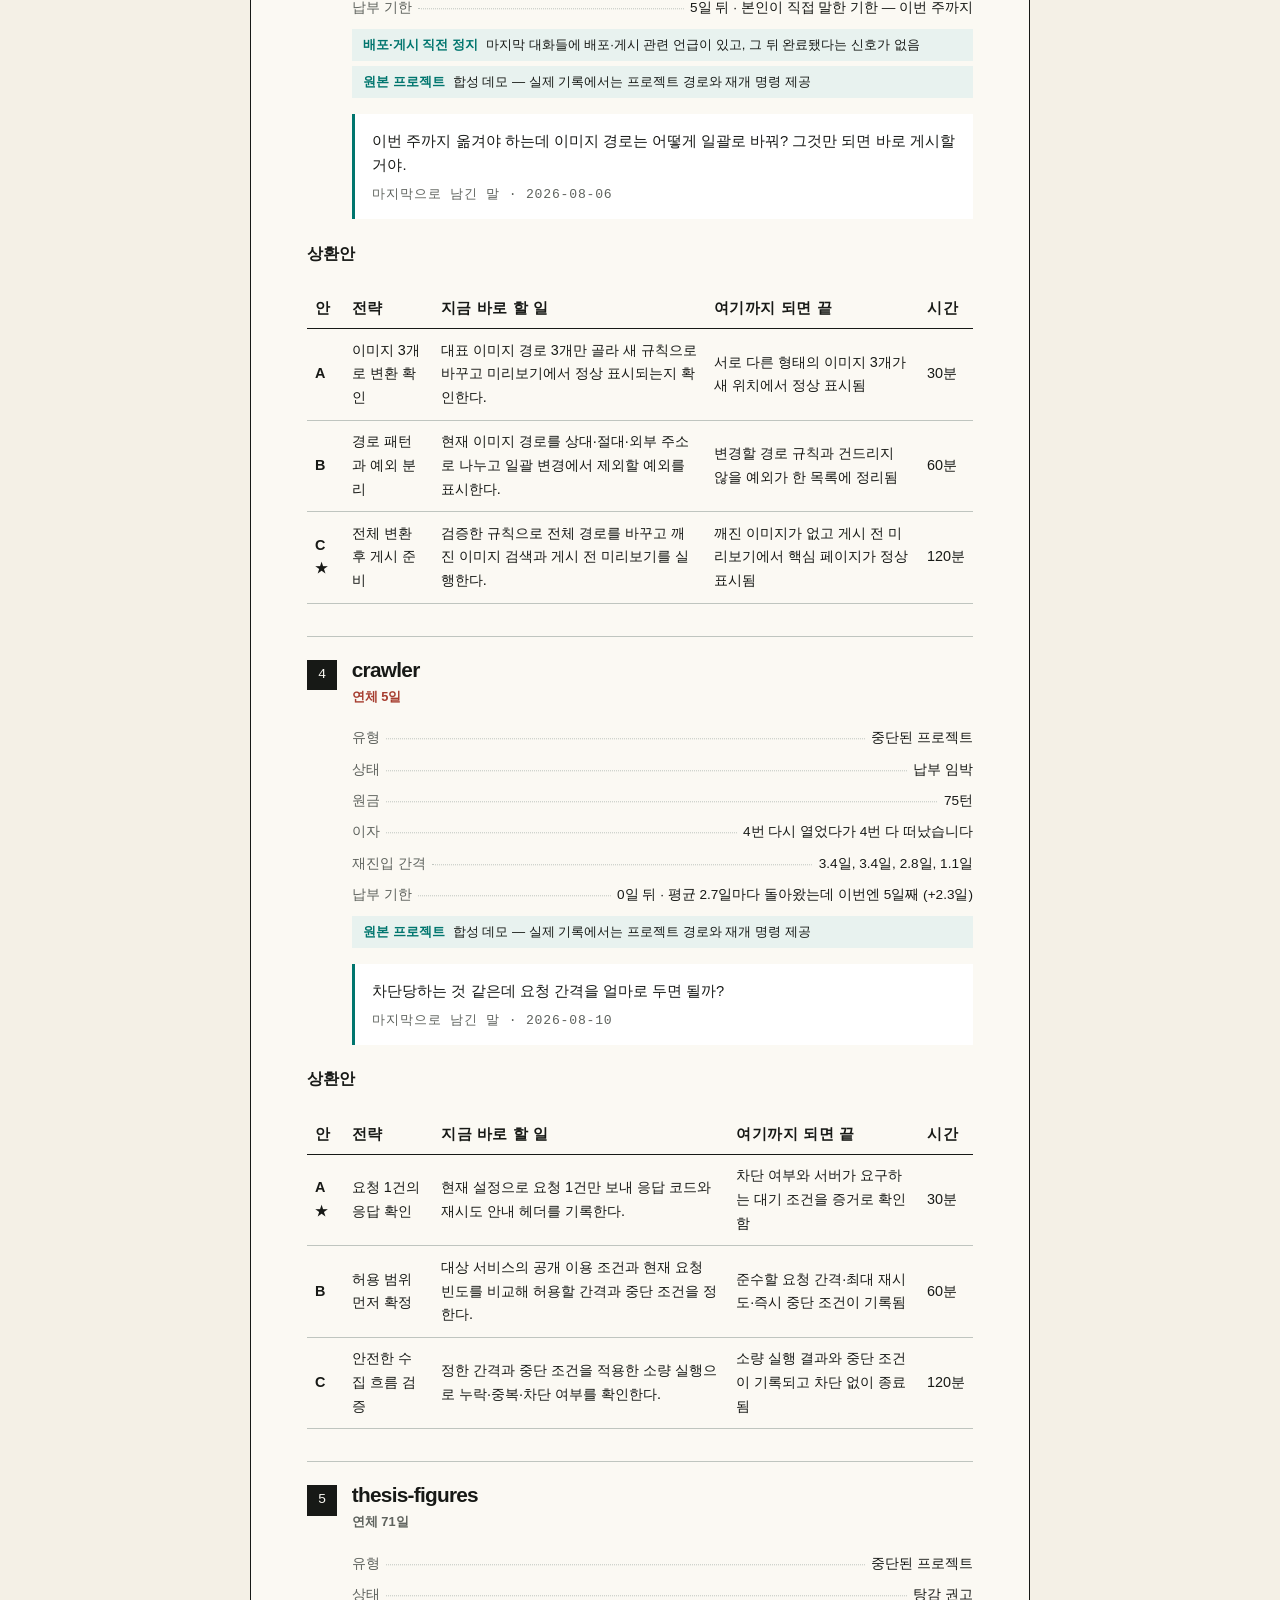
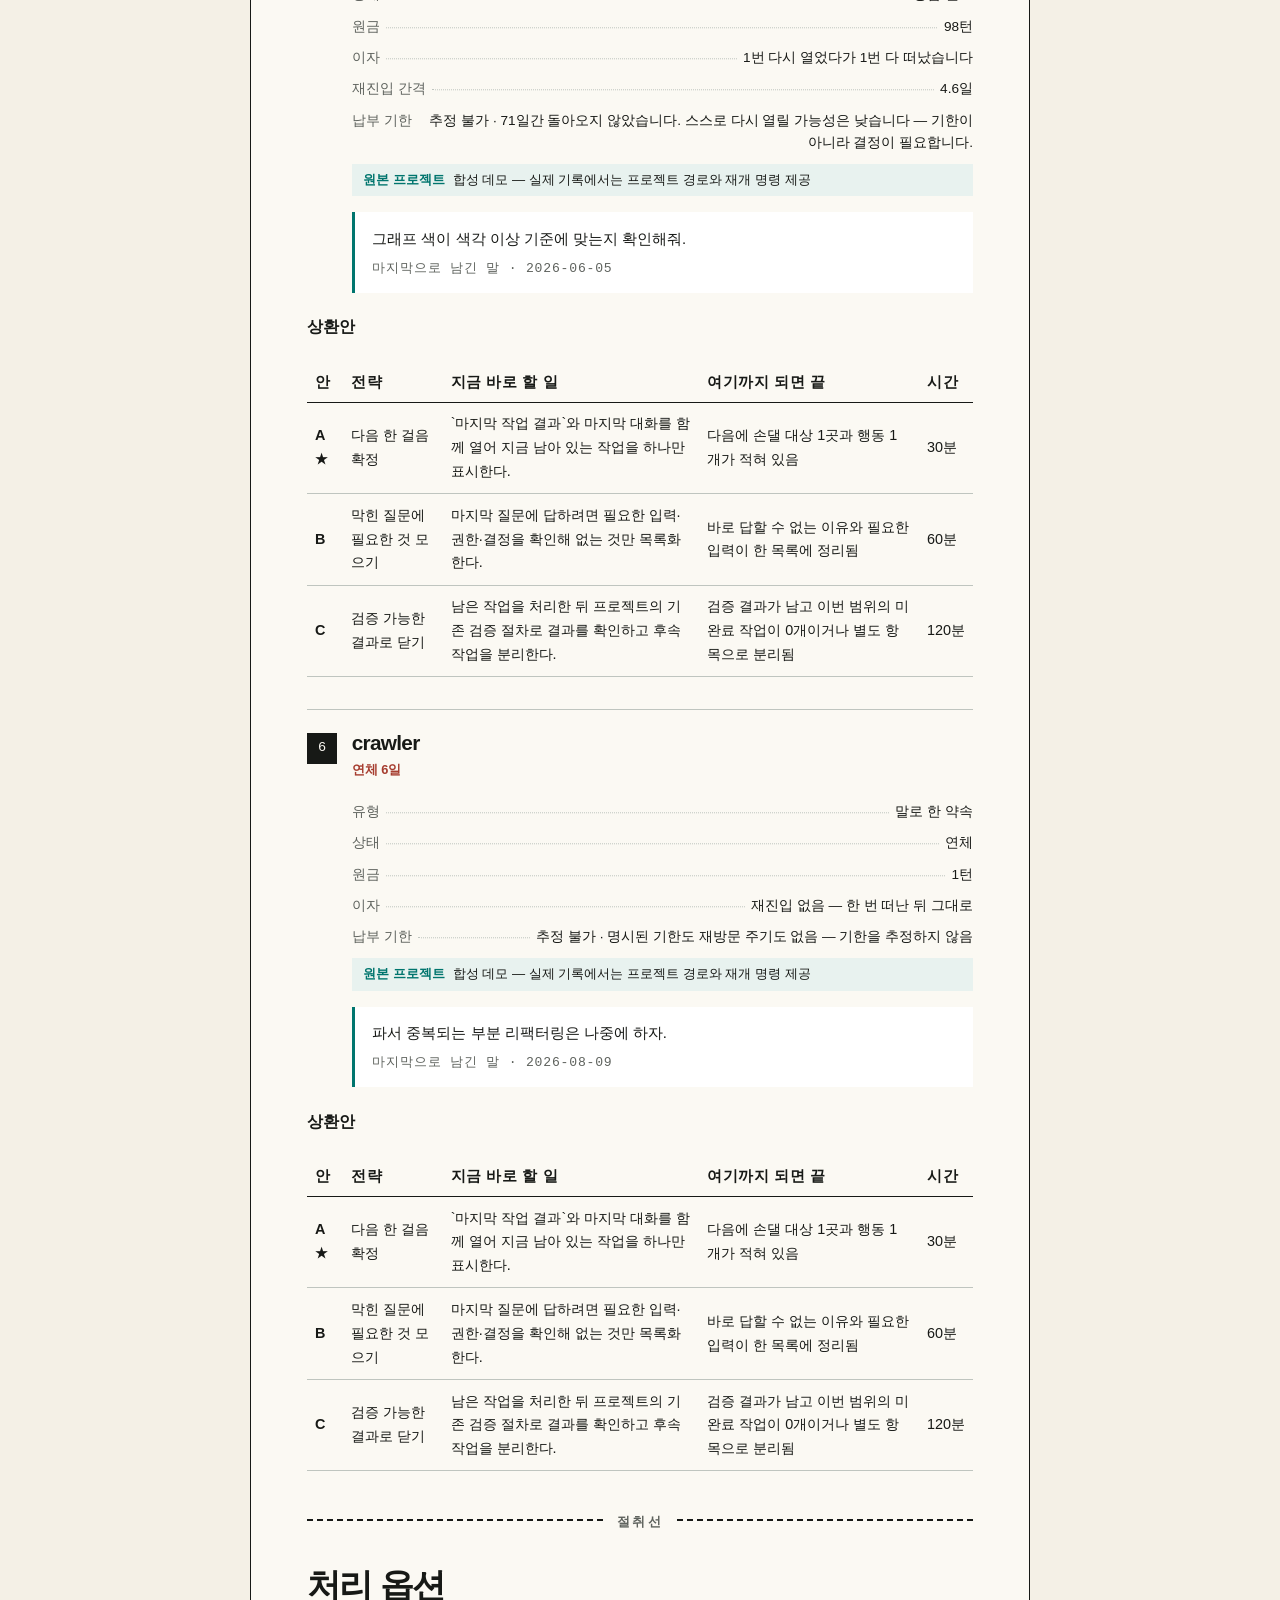
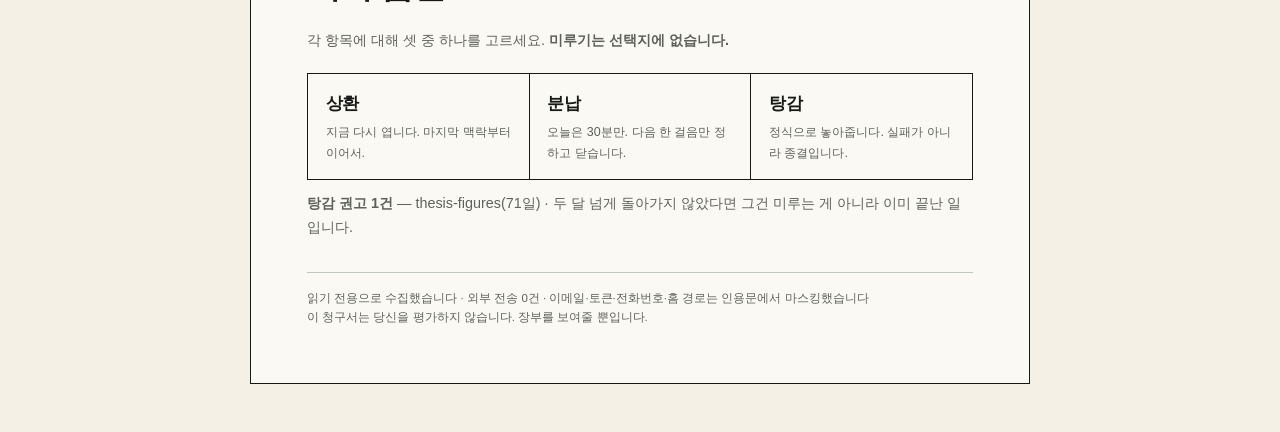
<file: docs/presentation/actual-demo.html>
<!doctype html>
<meta charset="utf-8">
<meta name="viewport" content="width=device-width, initial-scale=1">
<title>하다 만 일 종결반 (Laterbill) · LB-20260815-06</title>
<style>
  :root {
    --paper:#F4F0E6; --sheet:#FBF9F3; --ink:#171916; --teal:#00756E;
    --teal-pale:#E8F2EF; --teal-bright:#80D0C9; --muted:#5E625D;
    --rule:#BFC5BF; --brick:#A63D2F;
    --sans:"Pretendard Variable",Pretendard,-apple-system,BlinkMacSystemFont,
           "Segoe UI","Malgun Gothic",sans-serif;
    --mono:"SFMono-Regular",Menlo,Consolas,"D2Coding",monospace;
  }
  * { box-sizing:border-box; }
  body {
    margin:0; padding:clamp(1rem,4vw,3rem) 1rem; background:var(--paper);
    color:var(--ink); font-family:var(--sans); line-height:1.65;
    -webkit-font-smoothing:antialiased;
  }
  .sheet {
    max-width:780px; margin:0 auto; background:var(--sheet);
    border:1px solid var(--ink); padding:clamp(1.5rem,5vw,3.5rem);
  }

  /* ---- letterhead ---- */
  .head { position:relative; }
  h1 {
    margin:0; font-size:clamp(2.6rem,9vw,4.4rem); font-weight:700;
    letter-spacing:-0.055em; line-height:0.95;
  }
  .kicker {
    display:flex; flex-wrap:wrap; gap:.5rem 1.25rem; align-items:baseline;
    margin-top:1rem; font-family:var(--mono); font-size:.9rem; line-height:1.5;
    letter-spacing:.1em; text-transform:uppercase; color:var(--teal);
  }
  .kicker b { color:var(--ink); font-weight:700; }
  .stamp {
    position:absolute; top:-.5rem; right:0; transform:rotate(-9deg);
    border:2px solid var(--brick); color:var(--brick); padding:.35rem .7rem .3rem;
    text-align:center; line-height:1.1; opacity:.9;
  }
  .stamp .big {
    display:block; font-size:1.35rem; font-weight:700; letter-spacing:-0.03em;
  }
  .stamp .small {
    display:block; font-family:var(--mono); font-size:.58rem; letter-spacing:.14em;
  }
  .bar { height:4px; background:var(--ink); margin:1.5rem 0 0; }

  /* ---- ruled meta rows ---- */
  .rows { margin:0 0 2.5rem; }
  .row {
    display:flex; justify-content:space-between; gap:1rem;
    padding:.55rem 0; border-bottom:1px solid var(--rule); font-size:.88rem;
  }
  .row dt { color:var(--muted); margin:0; white-space:nowrap; }
  .row dd { margin:0; text-align:right; font-variant-numeric:tabular-nums; }

  /* ---- section headings ---- */
  h2 {
    margin:2.75rem 0 1rem; font-size:clamp(1.5rem,4vw,2.1rem); font-weight:700;
    letter-spacing:-0.045em;
  }
  h2 .n { font-family:var(--mono); font-size:.6em; color:var(--teal);
           letter-spacing:.1em; margin-right:.6rem; }

  /* ---- totals ---- */
  /* 칸 사이 1px 간격에 배경색이 비쳐 구분선이 된다. 좁은 화면에서 2×2 로 접히든
     한 줄로 펴지든 선이 알아서 맞는다 — border 로 그으면 접힐 때 행 사이가 빈다. */
  .totals {
    display:grid; grid-template-columns:repeat(auto-fit,minmax(140px,1fr));
    gap:1px; border:1px solid var(--ink); background:var(--rule);
  }
  .cell { padding:1.1rem 1.2rem; background:var(--teal-pale); }
  .cell .k { font-size:.72rem; color:var(--muted); letter-spacing:.02em; }
  .cell .v {
    display:block; margin-top:.25rem; font-size:1.9rem; font-weight:700;
    letter-spacing:-0.05em; font-variant-numeric:tabular-nums; line-height:1.1;
  }
  .cell .v u { font-size:.9rem; font-weight:400; letter-spacing:0;
                text-decoration:none; margin-left:.15em; }
  .cell.hero { background:var(--teal); color:#fff; }
  .cell.hero .k { color:var(--teal-bright); }
  .note { margin:.75rem 0 0; font-size:.9rem; line-height:1.65; color:var(--muted); }

  /* ---- pattern table ---- */
  table { width:100%; border-collapse:collapse; font-size:.9rem; }
  th,td { text-align:left; padding:.6rem .5rem; border-bottom:1px solid var(--rule); }
  th { font-size:.92rem; line-height:1.4; font-weight:800; letter-spacing:.04em;
        color:var(--ink); border-bottom:1px solid var(--ink); }
  td.num { font-variant-numeric:tabular-nums; white-space:nowrap; }
  .repayment-table th:last-child,
  .repayment-table td:last-child { width:1%; white-space:nowrap; }

  /* ---- line items ---- */
  .item { margin:2rem 0; padding-top:1.25rem; border-top:1px solid var(--rule); }
  .item:first-of-type { border-top:0; }
  .item-head { display:flex; gap:.9rem; align-items:flex-start; }
  .idx {
    flex:0 0 auto; width:1.9rem; height:1.9rem; background:var(--ink); color:var(--sheet);
    font-family:var(--mono); font-size:.85rem; display:flex; align-items:center;
    justify-content:center; margin-top:.2rem;
  }
  .item h3 { margin:0; font-size:1.3rem; font-weight:700; letter-spacing:-0.035em;
              line-height:1.25; }
  .days { display:block; margin-top:.2rem; font-size:.8rem; color:var(--brick);
           font-weight:700; font-variant-numeric:tabular-nums; }
  .days.calm { color:var(--muted); }
  .facts { margin:1rem 0 0; padding:0 0 0 2.8rem; }
  .fact {
    display:flex; align-items:baseline; gap:.4rem; padding:.28rem 0; font-size:.85rem;
  }
  .fact .lbl { color:var(--muted); white-space:nowrap; }
  .fact .dots { flex:1; border-bottom:1px dotted var(--rule); transform:translateY(-.2em); }
  .fact .val { text-align:right; font-variant-numeric:tabular-nums; }
  /* 정지 신호는 수치가 아니라 문장이다. 점선 리더로 오른쪽 끝에 밀어 붙이면
     줄바꿈이 생기며 리더가 짓눌린다. 왼쪽 정렬 블록으로 따로 놓는다. */
  .sig {
    display:flex; gap:.5rem; margin:.3rem 0 0; padding:.4rem .7rem;
    background:var(--teal-pale); font-size:.82rem; line-height:1.5;
  }
  .sig b { color:var(--teal); white-space:nowrap; font-weight:700; }
  .sig span { color:var(--ink); }
  blockquote {
    margin:1rem 0 0 2.8rem; padding:.9rem 1.1rem; background:#fff;
    border-left:3px solid var(--teal); font-size:.92rem;
  }
  blockquote p { margin:0; }
  blockquote cite {
    display:block; margin-top:.5rem; font-family:var(--mono); font-size:.82rem;
    line-height:1.5; letter-spacing:.06em; color:var(--muted); font-style:normal;
  }
  .warn {
    margin:.75rem 0 0 2.8rem; padding:.6rem .8rem; border:1px dashed var(--brick);
    font-size:.78rem; color:var(--brick);
  }

  /* ---- tear-off stub ---- */
  .stub { margin-top:3rem; border-top:2px dashed var(--ink); padding-top:1.5rem; }
  .stub .perf {
    font-family:var(--mono); font-size:.82rem; font-weight:700;
    letter-spacing:.2em; color:var(--muted);
    text-align:center; margin:-2.1rem 0 1.5rem;
  }
  .stub .perf span { background:var(--sheet); padding:0 .7rem; }
  .choices {
    display:grid; grid-template-columns:repeat(auto-fit,minmax(180px,1fr));
    gap:1px; background:var(--ink); border:1px solid var(--ink);
  }
  .choice { background:var(--sheet); padding:1rem 1.1rem; }
  .choice b { display:block; font-size:1.05rem; letter-spacing:-0.02em; }
  .choice span { display:block; margin-top:.3rem; font-size:.78rem; color:var(--muted); }

  footer {
    margin-top:2rem; padding-top:1rem; border-top:1px solid var(--rule);
    font-size:.72rem; color:var(--muted);
  }
  .verdict { border:2px solid var(--ink); padding:1.5rem; margin:2rem 0; }
  .verdict h2 { margin-top:0; }
  @media print { body { background:#fff; padding:0; } .sheet { border:0; } }
</style>
<div class="sheet"><div class='head'><div class='stamp'><span class='big'>미납 6건</span><span class='small'>OVERDUE 71D</span></div><h1>하다 만 일<br>종결반</h1><div class='kicker'><span>THE LATER BILL</span><span><b>LB-20260815-06</b></span><span>기록 1 · 대화 913턴</span></div></div><div class='bar'></div><dl class='rows'><div class='row'><dt>청구 기간</dt><dd>2026-07-16 — 2026-08-15</dd></div><div class='row'><dt>채권자</dt><dd>과거의 나</dd></div><div class='row'><dt>채무자</dt><dd>오늘의 나</dd></div><div class='row'><dt>발행</dt><dd>반려에이전트</dd></div></dl><h2><span class='n'>01</span>총계</h2><div class='totals'><div class='cell'><span class='k'>미납 항목</span><span class='v'>6<u>건</u></span></div><div class='cell'><span class='k'>묶여 있는 원금</span><span class='v'>914<u>턴</u></span></div><div class='cell hero'><span class='k'>누적 이자 · 재진입</span><span class='v'>14<u>회</u></span></div><div class='cell'><span class='k'>최장 연체</span><span class='v'>71<u>일</u></span></div></div><p class='note'>원금은 이 일에 이미 쏟아부은 대화 턴 수, 이자는 다시 열었다가 또 떠나며 맥락을 처음부터 다시 쌓아야 했던 횟수입니다.</p><h2><span class='n'>02</span>반복해서 멈추는 지점</h2><table><tr><th>지점</th><th>건수</th><th>해당 항목</th></tr><tr><td>배포·게시 직전 정지</td><td class='num'>2건</td><td>blog-migration, portfolio-site</td></tr></table><p class='note'>사람에 대한 판정이 아니라 장부에 반복해 찍힌 좌표입니다.</p><h2><span class='n'>03</span>청구 내역</h2><div class='item'><div class='item-head'><div class='idx'>1</div><div><h3>todo-app</h3><span class='days'>연체 26일</span></div></div><div class='facts'><div class='fact'><span class='lbl'>유형</span><span class='dots'></span><span class='val'>중단된 프로젝트</span></div><div class='fact'><span class='lbl'>상태</span><span class='dots'></span><span class='val'>납부 임박</span></div><div class='fact'><span class='lbl'>원금</span><span class='dots'></span><span class='val'>338턴</span></div><div class='fact'><span class='lbl'>이자</span><span class='dots'></span><span class='val'>3번 다시 열었다가 3번 다 떠났습니다</span></div><div class='fact'><span class='lbl'>재진입 간격</span><span class='dots'></span><span class='val'>5.2일, 2.6일, 2.0일</span></div><div class='fact'><span class='lbl'>납부 기한</span><span class='dots'></span><span class='val'>0일 뒤 · 평균 3.3일마다 돌아왔는데 이번엔 26일째 (+22.7일)</span></div><div class='sig'><b>그 무렵 다른 프로젝트가 시작됨</b><span>멈춘 지 3일 안에 `blog-migration` 프로젝트가 새로 시작되어 186턴이 들어갔음</span></div><div class='sig'><b>인증·결제 단계에서 정지</b><span>마지막 대화들에 인증·결제 관련 언급이 있고, 그 뒤 해결됐다는 신호가 없음</span></div><div class='sig'><b>원본 프로젝트</b><span>합성 데모 — 실제 기록에서는 프로젝트 경로와 재개 명령 제공</span></div></div><blockquote><p>로그인은 되는데 새로고침하면 세션이 풀려. 어디에 저장해야 맞아?</p><cite>마지막으로 남긴 말 · 2026-07-20</cite></blockquote><h4>상환안</h4><table class='repayment-table'><tr><th>안</th><th>전략</th><th>지금 바로 할 일</th><th>여기까지 되면 끝</th><th>시간</th></tr><tr><td><b>A</b></td><td>세션이 풀리는 순간 확인</td><td>로그인부터 새로고침까지 가장 짧은 흐름을 한 번 실행하고 세션 값이 사라지는 시점을 기록한다.</td><td>세션이 끊기는 단계와 바로 확인할 저장 위치 1곳이 확인됨</td><td>30분</td></tr><tr><td><b>B ★</b></td><td>저장·복원 조건 비교</td><td>세션을 저장하는 코드와 새로고침 때 복원하는 코드를 나란히 확인해 키·만료·도메인 조건을 비교한다.</td><td>저장과 복원 사이에서 다른 조건이 한 목록으로 정리됨</td><td>60분</td></tr><tr><td><b>C</b></td><td>로그인 유지 검증</td><td>수정 후 로그인·새로고침·재접속 흐름을 차례로 실행해 세션 유지 여부를 확인한다.</td><td>새로고침과 재접속 뒤에도 로그인 상태가 유지되거나 남은 실패가 기록됨</td><td>120분</td></tr></table></div><div class='item'><div class='item-head'><div class='idx'>2</div><div><h3>portfolio-site</h3><span class='days'>연체 9일</span></div></div><div class='facts'><div class='fact'><span class='lbl'>유형</span><span class='dots'></span><span class='val'>중단된 프로젝트</span></div><div class='fact'><span class='lbl'>상태</span><span class='dots'></span><span class='val'>납부 임박</span></div><div class='fact'><span class='lbl'>원금</span><span class='dots'></span><span class='val'>216턴</span></div><div class='fact'><span class='lbl'>이자</span><span class='dots'></span><span class='val'>4번 다시 열었다가 4번 다 떠났습니다</span></div><div class='fact'><span class='lbl'>재진입 간격</span><span class='dots'></span><span class='val'>3.3일, 6.0일, 10.6일, 13.9일</span></div><div class='fact'><span class='lbl'>납부 기한</span><span class='dots'></span><span class='val'>0일 뒤 · 평균 8.4일마다 돌아왔는데 이번엔 9일째 (+0.6일)</span></div><div class='sig'><b>간격이 점점 벌어짐</b><span>재진입 간격이 평균 4.7일 → 12.2일로 벌어지는 추세</span></div><div class='sig'><b>배포·게시 직전 정지</b><span>마지막 대화들에 배포·게시 관련 언급이 있고, 그 뒤 완료됐다는 신호가 없음</span></div><div class='sig'><b>반복해서 다시 시작함</b><span>&quot;처음부터 다시&quot;, &quot;리팩터링&quot; 류의 표현이 3번 등장</span></div><div class='sig'><b>원본 프로젝트</b><span>합성 데모 — 실제 기록에서는 프로젝트 경로와 재개 명령 제공</span></div></div><blockquote><p>배포 직전인데 빌드가 자꾸 실패해. 어디부터 봐야 할까?</p><cite>마지막으로 남긴 말 · 2026-08-06</cite></blockquote><h4>상환안</h4><table class='repayment-table'><tr><th>안</th><th>전략</th><th>지금 바로 할 일</th><th>여기까지 되면 끝</th><th>시간</th></tr><tr><td><b>A</b></td><td>첫 빌드 오류 잡기</td><td>현재 빌드를 한 번 실행해 가장 먼저 실패하는 오류와 관련 파일을 기록한다.</td><td>첫 실패 위치와 바로 수정할 대상 1곳이 확인됨</td><td>30분</td></tr><tr><td><b>B</b></td><td>정상 결과를 지키며 실패 좁히기</td><td>마지막 정상 빌드에서 유지할 결과를 고정한 뒤 현재 변경과 비교해 실패 범위를 하나로 좁힌다.</td><td>유지할 결과, 재현 명령, 원인 후보 1개가 함께 기록됨</td><td>60분</td></tr><tr><td><b>C ★</b></td><td>빌드부터 배포 직전까지 닫기</td><td>빌드 오류를 해결한 뒤 프로젝트의 기존 검증 절차와 배포 전 확인 항목을 순서대로 실행한다.</td><td>빌드가 통과하고 남은 배포 차단 요소가 없거나 명시적으로 기록됨</td><td>120분</td></tr></table></div><div class='item'><div class='item-head'><div class='idx'>3</div><div><h3>blog-migration</h3><span class='days'>연체 9일</span></div></div><div class='facts'><div class='fact'><span class='lbl'>유형</span><span class='dots'></span><span class='val'>중단된 프로젝트</span></div><div class='fact'><span class='lbl'>상태</span><span class='dots'></span><span class='val'>납부 임박</span></div><div class='fact'><span class='lbl'>원금</span><span class='dots'></span><span class='val'>186턴</span></div><div class='fact'><span class='lbl'>이자</span><span class='dots'></span><span class='val'>2번 다시 열었다가 2번 다 떠났습니다</span></div><div class='fact'><span class='lbl'>재진입 간격</span><span class='dots'></span><span class='val'>5.3일, 4.6일</span></div><div class='fact'><span class='lbl'>납부 기한</span><span class='dots'></span><span class='val'>5일 뒤 · 본인이 직접 말한 기한 — 이번 주까지</span></div><div class='sig'><b>배포·게시 직전 정지</b><span>마지막 대화들에 배포·게시 관련 언급이 있고, 그 뒤 완료됐다는 신호가 없음</span></div><div class='sig'><b>원본 프로젝트</b><span>합성 데모 — 실제 기록에서는 프로젝트 경로와 재개 명령 제공</span></div></div><blockquote><p>이번 주까지 옮겨야 하는데 이미지 경로는 어떻게 일괄로 바꿔? 그것만 되면 바로 게시할 거야.</p><cite>마지막으로 남긴 말 · 2026-08-06</cite></blockquote><h4>상환안</h4><table class='repayment-table'><tr><th>안</th><th>전략</th><th>지금 바로 할 일</th><th>여기까지 되면 끝</th><th>시간</th></tr><tr><td><b>A</b></td><td>이미지 3개로 변환 확인</td><td>대표 이미지 경로 3개만 골라 새 규칙으로 바꾸고 미리보기에서 정상 표시되는지 확인한다.</td><td>서로 다른 형태의 이미지 3개가 새 위치에서 정상 표시됨</td><td>30분</td></tr><tr><td><b>B</b></td><td>경로 패턴과 예외 분리</td><td>현재 이미지 경로를 상대·절대·외부 주소로 나누고 일괄 변경에서 제외할 예외를 표시한다.</td><td>변경할 경로 규칙과 건드리지 않을 예외가 한 목록에 정리됨</td><td>60분</td></tr><tr><td><b>C ★</b></td><td>전체 변환 후 게시 준비</td><td>검증한 규칙으로 전체 경로를 바꾸고 깨진 이미지 검색과 게시 전 미리보기를 실행한다.</td><td>깨진 이미지가 없고 게시 전 미리보기에서 핵심 페이지가 정상 표시됨</td><td>120분</td></tr></table></div><div class='item'><div class='item-head'><div class='idx'>4</div><div><h3>crawler</h3><span class='days'>연체 5일</span></div></div><div class='facts'><div class='fact'><span class='lbl'>유형</span><span class='dots'></span><span class='val'>중단된 프로젝트</span></div><div class='fact'><span class='lbl'>상태</span><span class='dots'></span><span class='val'>납부 임박</span></div><div class='fact'><span class='lbl'>원금</span><span class='dots'></span><span class='val'>75턴</span></div><div class='fact'><span class='lbl'>이자</span><span class='dots'></span><span class='val'>4번 다시 열었다가 4번 다 떠났습니다</span></div><div class='fact'><span class='lbl'>재진입 간격</span><span class='dots'></span><span class='val'>3.4일, 3.4일, 2.8일, 1.1일</span></div><div class='fact'><span class='lbl'>납부 기한</span><span class='dots'></span><span class='val'>0일 뒤 · 평균 2.7일마다 돌아왔는데 이번엔 5일째 (+2.3일)</span></div><div class='sig'><b>원본 프로젝트</b><span>합성 데모 — 실제 기록에서는 프로젝트 경로와 재개 명령 제공</span></div></div><blockquote><p>차단당하는 것 같은데 요청 간격을 얼마로 두면 될까?</p><cite>마지막으로 남긴 말 · 2026-08-10</cite></blockquote><h4>상환안</h4><table class='repayment-table'><tr><th>안</th><th>전략</th><th>지금 바로 할 일</th><th>여기까지 되면 끝</th><th>시간</th></tr><tr><td><b>A ★</b></td><td>요청 1건의 응답 확인</td><td>현재 설정으로 요청 1건만 보내 응답 코드와 재시도 안내 헤더를 기록한다.</td><td>차단 여부와 서버가 요구하는 대기 조건을 증거로 확인함</td><td>30분</td></tr><tr><td><b>B</b></td><td>허용 범위 먼저 확정</td><td>대상 서비스의 공개 이용 조건과 현재 요청 빈도를 비교해 허용할 간격과 중단 조건을 정한다.</td><td>준수할 요청 간격·최대 재시도·즉시 중단 조건이 기록됨</td><td>60분</td></tr><tr><td><b>C</b></td><td>안전한 수집 흐름 검증</td><td>정한 간격과 중단 조건을 적용한 소량 실행으로 누락·중복·차단 여부를 확인한다.</td><td>소량 실행 결과와 중단 조건이 기록되고 차단 없이 종료됨</td><td>120분</td></tr></table></div><div class='item'><div class='item-head'><div class='idx'>5</div><div><h3>thesis-figures</h3><span class='days calm'>연체 71일</span></div></div><div class='facts'><div class='fact'><span class='lbl'>유형</span><span class='dots'></span><span class='val'>중단된 프로젝트</span></div><div class='fact'><span class='lbl'>상태</span><span class='dots'></span><span class='val'>탕감 권고</span></div><div class='fact'><span class='lbl'>원금</span><span class='dots'></span><span class='val'>98턴</span></div><div class='fact'><span class='lbl'>이자</span><span class='dots'></span><span class='val'>1번 다시 열었다가 1번 다 떠났습니다</span></div><div class='fact'><span class='lbl'>재진입 간격</span><span class='dots'></span><span class='val'>4.6일</span></div><div class='fact'><span class='lbl'>납부 기한</span><span class='dots'></span><span class='val'>추정 불가 · 71일간 돌아오지 않았습니다. 스스로 다시 열릴 가능성은 낮습니다 — 기한이 아니라 결정이 필요합니다.</span></div><div class='sig'><b>원본 프로젝트</b><span>합성 데모 — 실제 기록에서는 프로젝트 경로와 재개 명령 제공</span></div></div><blockquote><p>그래프 색이 색각 이상 기준에 맞는지 확인해줘.</p><cite>마지막으로 남긴 말 · 2026-06-05</cite></blockquote><h4>상환안</h4><table class='repayment-table'><tr><th>안</th><th>전략</th><th>지금 바로 할 일</th><th>여기까지 되면 끝</th><th>시간</th></tr><tr><td><b>A ★</b></td><td>다음 한 걸음 확정</td><td>`마지막 작업 결과`와 마지막 대화를 함께 열어 지금 남아 있는 작업을 하나만 표시한다.</td><td>다음에 손댈 대상 1곳과 행동 1개가 적혀 있음</td><td>30분</td></tr><tr><td><b>B</b></td><td>막힌 질문에 필요한 것 모으기</td><td>마지막 질문에 답하려면 필요한 입력·권한·결정을 확인해 없는 것만 목록화한다.</td><td>바로 답할 수 없는 이유와 필요한 입력이 한 목록에 정리됨</td><td>60분</td></tr><tr><td><b>C</b></td><td>검증 가능한 결과로 닫기</td><td>남은 작업을 처리한 뒤 프로젝트의 기존 검증 절차로 결과를 확인하고 후속 작업을 분리한다.</td><td>검증 결과가 남고 이번 범위의 미완료 작업이 0개이거나 별도 항목으로 분리됨</td><td>120분</td></tr></table></div><div class='item'><div class='item-head'><div class='idx'>6</div><div><h3>crawler</h3><span class='days'>연체 6일</span></div></div><div class='facts'><div class='fact'><span class='lbl'>유형</span><span class='dots'></span><span class='val'>말로 한 약속</span></div><div class='fact'><span class='lbl'>상태</span><span class='dots'></span><span class='val'>연체</span></div><div class='fact'><span class='lbl'>원금</span><span class='dots'></span><span class='val'>1턴</span></div><div class='fact'><span class='lbl'>이자</span><span class='dots'></span><span class='val'>재진입 없음 — 한 번 떠난 뒤 그대로</span></div><div class='fact'><span class='lbl'>납부 기한</span><span class='dots'></span><span class='val'>추정 불가 · 명시된 기한도 재방문 주기도 없음 — 기한을 추정하지 않음</span></div><div class='sig'><b>원본 프로젝트</b><span>합성 데모 — 실제 기록에서는 프로젝트 경로와 재개 명령 제공</span></div></div><blockquote><p>파서 중복되는 부분 리팩터링은 나중에 하자.</p><cite>마지막으로 남긴 말 · 2026-08-09</cite></blockquote><h4>상환안</h4><table class='repayment-table'><tr><th>안</th><th>전략</th><th>지금 바로 할 일</th><th>여기까지 되면 끝</th><th>시간</th></tr><tr><td><b>A ★</b></td><td>다음 한 걸음 확정</td><td>`마지막 작업 결과`와 마지막 대화를 함께 열어 지금 남아 있는 작업을 하나만 표시한다.</td><td>다음에 손댈 대상 1곳과 행동 1개가 적혀 있음</td><td>30분</td></tr><tr><td><b>B</b></td><td>막힌 질문에 필요한 것 모으기</td><td>마지막 질문에 답하려면 필요한 입력·권한·결정을 확인해 없는 것만 목록화한다.</td><td>바로 답할 수 없는 이유와 필요한 입력이 한 목록에 정리됨</td><td>60분</td></tr><tr><td><b>C</b></td><td>검증 가능한 결과로 닫기</td><td>남은 작업을 처리한 뒤 프로젝트의 기존 검증 절차로 결과를 확인하고 후속 작업을 분리한다.</td><td>검증 결과가 남고 이번 범위의 미완료 작업이 0개이거나 별도 항목으로 분리됨</td><td>120분</td></tr></table></div><div class='stub'><div class='perf'><span>절취선</span></div><h2 style='margin-top:0'>처리 옵션</h2><p class='note' style='margin-bottom:1.25rem'>각 항목에 대해 셋 중 하나를 고르세요. <b>미루기는 선택지에 없습니다.</b></p><div class='choices'><div class='choice'><b>상환</b><span>지금 다시 엽니다. 마지막 맥락부터 이어서.</span></div><div class='choice'><b>분납</b><span>오늘은 30분만. 다음 한 걸음만 정하고 닫습니다.</span></div><div class='choice'><b>탕감</b><span>정식으로 놓아줍니다. 실패가 아니라 종결입니다.</span></div></div><p class='note'><b>탕감 권고 1건</b> — thesis-figures(71일) · 두 달 넘게 돌아가지 않았다면 그건 미루는 게 아니라 이미 끝난 일입니다.</p></div><footer>읽기 전용으로 수집했습니다 · 외부 전송 0건 · 이메일·토큰·전화번호·홈 경로는 인용문에서 마스킹했습니다<br>이 청구서는 당신을 평가하지 않습니다. 장부를 보여줄 뿐입니다.</footer></div>
</file>
<file: docs/presentation/presentation.css>
:root{
  --ink:#152124;--paper:#f4efe4;--cream:#fffaf1;--red:#d9483d;
  --mint:#b9e8da;--blue:#90c7dc;--line:#bfb7a8;--muted:#5b6668;
  --shadow:12px 12px 0 var(--red);--border:3px solid var(--ink);
}
*{box-sizing:border-box}html,body{margin:0;background:#0d1416;color:var(--ink);font-family:"Pretendard","Noto Sans KR","Malgun Gothic",sans-serif;overflow:hidden}
body{width:100vw;height:100vh}.deck{position:absolute;left:var(--deck-left,0px);top:0;width:1920px;height:1080px;transform:scale(var(--deck-scale,1));transform-origin:top left;background:var(--paper)}
.slide{display:none;position:absolute;inset:0;width:1920px;height:1080px;padding:78px 100px 76px;background:var(--paper);overflow:hidden}.no-js .slide:first-child,.js .slide.active{display:block}
.slide:before{content:"";position:absolute;inset:0;pointer-events:none;background-image:radial-gradient(rgba(21,33,36,.055) .8px,transparent .8px);background-size:9px 9px;opacity:.45}
.slide>*{position:relative}.kicker{font-size:21px;font-weight:950;letter-spacing:.16em;color:var(--red);text-transform:uppercase}.micro{font-size:15px;font-weight:900;letter-spacing:.13em;color:var(--red)}
.product-lockup{font-size:34px;letter-spacing:-.04em;color:var(--ink);text-transform:none}.product-lockup b{color:var(--red)}
h1{font-size:88px;line-height:1.02;letter-spacing:-.065em;margin:18px 0 42px;max-width:1600px}h1.compact{font-size:76px;margin-bottom:30px}h1 em{font-style:normal;color:var(--red)}h2{font-size:42px;letter-spacing:-.045em;margin:10px 0}.lead{font-size:30px;line-height:1.52;color:#394648}
.ace-badge{position:absolute;z-index:20;right:70px;top:22px;display:flex;align-items:center;gap:15px;width:326px;height:96px;padding:8px 16px 8px 8px;background:var(--cream);border:3px solid var(--ink);box-shadow:7px 7px 0 var(--red);transform:rotate(1deg)}.ace-full{display:block;flex:0 0 76px;width:76px;height:76px;object-fit:contain;border:2px solid var(--ink);background:var(--cream)}.ace-name{font-size:23px;font-weight:950;letter-spacing:-.04em;white-space:nowrap}
.footer{position:absolute;left:100px;right:100px;bottom:24px;border-top:2px solid var(--line);padding-top:12px;display:flex;justify-content:space-between;align-items:baseline;font-size:18px;font-weight:750;color:var(--muted)}.brand-name{font-size:24px;font-weight:950;letter-spacing:-.035em;color:var(--ink)}.brand-name:before{content:"";display:inline-block;width:12px;height:12px;margin-right:10px;background:var(--red);transform:rotate(45deg)}.brand-name small{font-size:18px;color:var(--red)}
.hero-grid{display:grid;grid-template-columns:1.28fr .72fr;gap:90px;align-items:center;margin-top:20px}.hero-grid h1{font-size:104px}.receipt{position:relative;background:var(--cream);border:var(--border);padding:42px 48px;box-shadow:var(--shadow);transform:rotate(1.5deg)}.receipt strong{display:block;font-size:68px;letter-spacing:-.06em;margin:18px 0}.receipt dl{margin:0}.receipt dl div{display:flex;justify-content:space-between;border-bottom:2px dotted #697173;padding:14px 0;font-size:23px}.receipt dt{font-weight:900}.stamp{display:inline-grid;place-items:center;border:5px double currentColor;padding:12px 20px;font-weight:950;letter-spacing:.08em;transform:rotate(-8deg)}.stamp.overdue{position:absolute;right:28px;bottom:28px;color:var(--red);font-size:38px}.torn:after{content:"";position:absolute;left:-3px;right:-3px;bottom:-18px;height:24px;background:linear-gradient(135deg,var(--cream) 12px,transparent 0) 0 0/24px 24px repeat-x}
.lost-grid{display:grid;grid-template-columns:1.15fr .85fr;gap:44px;align-items:stretch}.tabs{display:grid;gap:14px}.tab{border:var(--border);padding:24px 30px;background:var(--cream);display:flex;justify-content:space-between;align-items:center}.tab b{font-size:30px}.tab span{font-size:20px}.tab.faded{opacity:.38;transform:translateX(calc(var(--i,0)*20px))}.tab.current{background:var(--ink);color:white;box-shadow:var(--shadow)}.question-card{border:var(--border);padding:42px;background:var(--mint)}.question-card blockquote{font-size:74px;line-height:1.05;font-weight:950;letter-spacing:-.06em;margin:36px 0}.question-card p{font-size:24px;line-height:1.55}
.pipeline{display:grid;grid-template-columns:1fr 80px 1fr 80px 1fr;align-items:stretch}.pipeline article{border:var(--border);padding:34px;background:var(--cream)}.pipeline article.accent{background:var(--red);color:white;box-shadow:10px 10px 0 var(--ink)}.pipeline article span{font-size:16px;font-weight:950;letter-spacing:.1em}.pipeline article b{display:block;font-size:42px;margin:18px 0}.pipeline article p{font-size:23px;line-height:1.45}.pipeline>i{display:grid;place-items:center;font-size:42px;font-style:normal;font-weight:950}.accounting{display:grid;grid-template-columns:repeat(4,1fr);gap:16px;margin-top:36px}.accounting div{border-top:8px solid var(--red);padding:20px 24px;background:var(--cream)}.accounting b{display:block;font-size:35px}.accounting span{font-size:19px;color:var(--muted)}
.actual-layout{display:grid;grid-template-columns:1.38fr .62fr;gap:36px;height:690px}.actual-window{border:var(--border);background:white;overflow:hidden;box-shadow:var(--shadow)}.window-bar{height:50px;background:var(--ink);display:flex;align-items:center;gap:9px;padding:0 18px;color:white}.window-bar span{width:13px;height:13px;border-radius:50%;background:var(--red)}.window-bar span:nth-child(2){background:#efc268}.window-bar span:nth-child(3){background:#7ed9b7}.window-bar b{margin-left:12px;font:16px Consolas,monospace}.actual-window iframe{border:0;width:1400px;height:1080px;transform:scale(.79);transform-origin:top left;pointer-events:none}.run-proof{border:var(--border);background:var(--mint);padding:36px;position:relative}.stamp.actual{font-size:28px;color:var(--red);background:var(--cream)}.fixture-label{margin:22px 0 -12px;font-size:16px;font-weight:950;letter-spacing:.06em;color:var(--ink)}.run-proof dl{margin:34px 0}.run-proof dl div{display:flex;justify-content:space-between;border-bottom:2px dotted var(--ink);padding:15px 0;font-size:23px}.run-proof dt{font-weight:800}.run-proof dd{font-weight:950}.run-proof>code{display:block;background:var(--ink);color:#dff8eb;padding:22px;font:17px/1.55 Consolas,monospace}.usage-proof{padding:28px 30px}.usage-proof .fixture-label{margin:16px 0 14px}.usage-steps{list-style:none;margin:0;padding:0;display:grid;gap:9px}.usage-steps li{display:grid;grid-template-columns:48px 1fr;align-items:center;gap:12px;background:var(--cream);border:2px solid var(--ink);padding:10px 12px}.usage-steps li>span{display:grid;place-items:center;width:42px;height:42px;background:var(--red);color:white;font-size:15px;font-weight:950}.usage-steps b{display:block;font-size:20px;line-height:1.1;margin-bottom:5px}.usage-steps code,.usage-steps strong{display:inline-block;background:var(--ink);color:#dff8eb;padding:4px 8px;font:800 17px/1.2 Consolas,monospace}.usage-steps strong{color:white;font-family:inherit}.usage-result{display:flex;justify-content:space-between;align-items:center;margin-top:12px;padding:13px 15px;background:var(--ink);color:white;font-size:18px}.usage-result b{color:var(--blue)}.usage-result span{font-weight:950}.usage-modes{margin:10px 0 0;font-size:15px;line-height:1.4;text-align:center;color:var(--muted)}.usage-modes b{color:var(--ink)}
.source-grid{display:grid;grid-template-columns:.72fr 1.28fr;gap:36px}.project-ticket,.last-words{border:var(--border);background:var(--cream);padding:36px}.project-ticket{box-shadow:var(--shadow)}.project-ticket h2{font-size:58px}.amount{display:flex;align-items:end;gap:14px;margin:24px 0}.amount b{font-size:92px;line-height:.9}.amount span{font-size:24px}.project-ticket dl div{display:flex;justify-content:space-between;border-bottom:2px dotted var(--ink);padding:12px 0;font-size:21px}.last-words blockquote{font-size:42px;line-height:1.35;letter-spacing:-.035em;margin:46px 0}.last-words blockquote strong{color:var(--red)}.source-ref{display:grid;grid-template-columns:120px 1fr;gap:0;background:var(--ink);color:white;font:18px/1.45 Consolas,monospace}.source-ref span,.source-ref b{padding:11px 15px;border-bottom:1px solid #415154}.source-ref span{color:var(--blue)}.warning{margin:18px 0 0;padding:15px 18px;background:var(--mint);font-size:18px;font-weight:800}
.option-grid{display:grid;grid-template-columns:repeat(3,1fr);gap:24px}.option-grid article{border:var(--border);padding:30px;background:var(--cream);min-height:430px}.option-grid article.recommended{box-shadow:var(--shadow)}.tag{font-size:17px;font-weight:950;color:var(--red)}.option-grid h2{font-size:42px;margin-top:20px}.minutes{display:block;font-size:72px;margin:18px 0}.option-grid p{font-size:21px;line-height:1.5}.option-grid small{display:block;margin-top:24px;color:var(--muted);font-size:17px}.evidence-strip{margin-top:24px;background:var(--mint);border:var(--border);padding:20px 26px;display:flex;gap:24px;font-size:21px}.evidence-strip b{color:#875029}
.task-flow{display:grid;grid-template-columns:1fr 60px 1fr 60px 1fr;align-items:stretch}.task-flow article{border:var(--border);background:var(--cream);padding:30px}.task-flow article>span{display:grid;place-items:center;width:54px;height:54px;background:var(--red);color:white;font-size:24px;font-weight:950}.task-flow article b{display:block;font-size:32px;margin:24px 0 12px}.task-flow article p{font-size:20px;line-height:1.45;min-height:88px}.task-flow article em{display:block;border-top:1px solid var(--line);padding-top:16px;color:var(--muted);font-style:normal;font-size:17px}.task-flow>i{display:grid;place-items:center;font-size:34px;font-style:normal;font-weight:950}.approval{display:grid;grid-template-columns:auto 1fr auto;align-items:center;gap:24px;margin-top:28px;background:var(--ink);color:white;padding:22px 28px}.approval .lock{padding:9px 13px;background:var(--mint);color:var(--ink);font-weight:950}.approval p{font-size:20px}.approval .mode{color:var(--blue);font-weight:900}
.improvement-loop{display:grid;grid-template-columns:1fr 50px 1fr 50px 1fr 50px 1fr;align-items:stretch}.improvement-loop article{border:var(--border);background:var(--cream);padding:28px}.improvement-loop article.done{background:var(--mint);box-shadow:var(--shadow)}.improvement-loop span{font-size:15px;font-weight:950;color:var(--red);letter-spacing:.1em}.improvement-loop b{display:block;font-size:27px;line-height:1.35;margin-top:24px}.improvement-loop>i{display:grid;place-items:center;font-size:30px;font-style:normal;font-weight:950}.not-personality{margin-top:36px;border:var(--border);padding:26px 32px;display:flex;justify-content:space-between;align-items:center}.not-personality s{font-size:25px;color:#8b8680}.not-personality strong{font-size:27px;color:var(--red)}
.safety-grid{display:grid;grid-template-columns:repeat(3,1fr);gap:24px}.safety-grid article{border:var(--border);background:var(--cream);padding:30px;min-height:330px}.safety-grid article.mint{background:var(--mint);box-shadow:var(--shadow)}.safety-grid article>span{font-size:16px;font-weight:950;color:var(--red);letter-spacing:.1em}.safety-grid article b{display:block;font-size:38px;margin:24px 0}.safety-grid code{display:block;background:var(--ink);color:#dff8eb;padding:14px;font:17px Consolas,monospace}.safety-grid p{font-size:19px;line-height:1.5;margin-top:20px}.hash-proof{margin-top:26px;background:var(--ink);color:white;display:grid;grid-template-columns:auto 1fr auto;gap:28px;align-items:center;padding:23px 28px}.hash-proof span{color:var(--blue);font-weight:950}.hash-proof b{font:20px Consolas,monospace}.hash-proof strong{font-size:30px;color:#7ee2a8}
.final-grid{display:grid;grid-template-columns:1.12fr .88fr;gap:62px;align-items:center}.final-grid h1{font-size:82px}.demo-cta{font-size:31px;line-height:1.42;font-weight:800}.demo-cta strong{color:var(--red)}.score-ticket{position:relative;border:var(--border);background:var(--cream);padding:42px 48px;box-shadow:var(--shadow)}.score-ticket>strong{display:block;font-size:92px;letter-spacing:-.065em;margin:20px 0}.score-ticket dl div{display:flex;justify-content:space-between;border-bottom:2px dotted var(--ink);padding:13px 0;font-size:22px}.score-ticket dt{font-weight:800}.score-ticket dd{font-weight:950}.stamp.repaid{position:absolute;right:28px;bottom:26px;color:var(--red);font-size:34px}.final-links{display:flex;gap:16px;margin-top:34px}.final-links a{border:var(--border);background:var(--mint);padding:15px 22px;color:var(--ink);font-size:19px;font-weight:900;text-decoration:none}.final-links a:first-child{background:var(--red);color:white}
.chrome{position:fixed;z-index:30;left:50%;bottom:14px;transform:translateX(-50%);height:62px;display:flex;align-items:center;gap:12px;padding:8px 12px;background:rgba(13,20,22,.96);color:white;border:2px solid #fffaf1;border-radius:8px;box-shadow:7px 7px 0 var(--red);font:700 16px "Pretendard","Noto Sans KR","Malgun Gothic",sans-serif}.capture .chrome{display:none}.chrome button{height:42px;border:2px solid #fffaf1;background:transparent;color:white;padding:0 16px;font-family:inherit;font-size:17px;font-weight:900;cursor:pointer}.chrome button:hover,.chrome button:focus-visible{background:var(--mint);color:var(--ink);outline:0}.chrome button.go{background:var(--red);border-color:var(--red);padding-inline:14px}.chrome label{display:flex;align-items:center;gap:9px}.chrome label>span{font-weight:900}.chrome input{width:64px;height:42px;border:2px solid var(--mint);background:#fffaf1;color:var(--ink);text-align:center;font:950 21px Consolas,monospace}.chrome input:focus{outline:4px solid var(--mint);outline-offset:2px}.chrome strong{font:900 18px Consolas,monospace}.progress{width:150px;height:7px;background:#596466}.progress i{display:block;height:100%;width:10%;background:var(--mint)}
@media print{html,body{overflow:visible;background:white}.deck{position:static;transform:none}.slide{position:relative;display:block!important;break-after:page}.chrome{display:none}}
</file>
